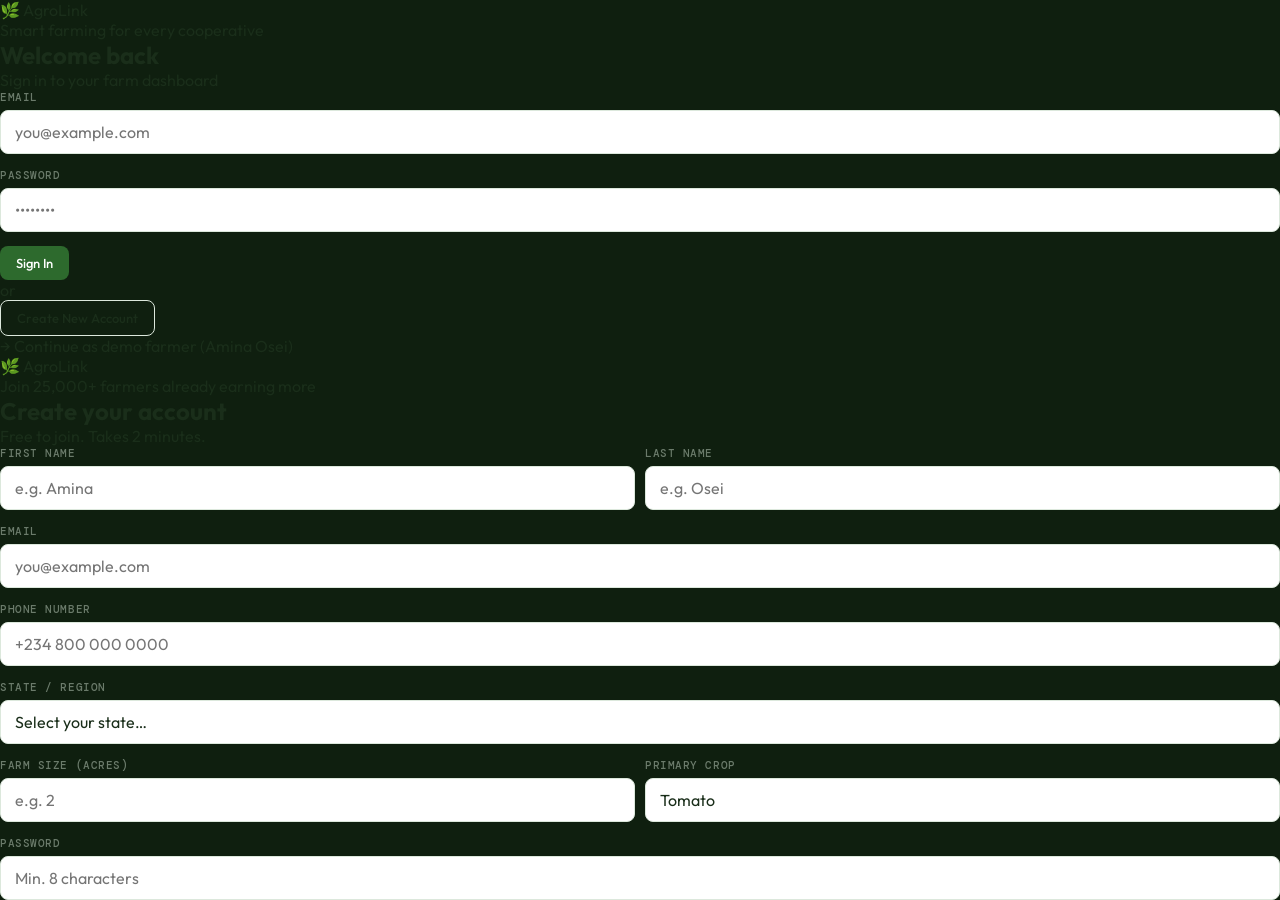
<file: index.html>
<!DOCTYPE html>
<html lang="en">
<head>
  <meta charset="UTF-8">
  <meta name="viewport" content="width=device-width, initial-scale=1.0">
  <title>AgroLink — Farmer Dashboard</title>
  <link rel="manifest" href="manifest.json">
  <meta name="theme-color" content="#0F1F0F">
  <meta name="mobile-web-app-capable" content="yes">
  <meta name="apple-mobile-web-app-capable" content="yes">
  <meta name="apple-mobile-web-app-status-bar-style" content="black-translucent">
  <meta name="apple-mobile-web-app-title" content="AgroLink">
  <meta name="description" content="Smart cooperative farmer dashboard — real-time market prices, weather, and harvest pooling.">
  <link rel="apple-touch-icon" href="icons/icon-192.png">
  <link rel="icon" type="image/png" sizes="96x96" href="icons/icon-96.png">
  <link href="https://fonts.googleapis.com/css2?family=Fraunces:ital,opsz,wght@0,9..144,300;0,9..144,600;0,9..144,700;1,9..144,400&family=DM+Mono:wght@300;400;500&family=Outfit:wght@300;400;500;600&display=swap" rel="stylesheet">
  <link rel="stylesheet" href="styles.css">
</head>
<body>




<!-- ══════════════════════════════════════════════
     AUTH SCREEN
════════════════════════════════════════════════ -->
<div id="auth-screen" style="display:flex;position:fixed;inset:0;z-index:1000;background:var(--soil);flex-direction:column;overflow-y:auto;">

  <!-- LOGIN -->
  <div id="auth-login" class="auth-view active">
    <div class="auth-brand">
      <div class="auth-logo">🌿 AgroLink</div>
      <div class="auth-tagline">Smart farming for every cooperative</div>
    </div>
    <div class="auth-card">
      <h2>Welcome back</h2>
      <p>Sign in to your farm dashboard</p>
      <div id="auth-error" class="auth-error" style="display:none"></div>
      <div class="form-group">
        <label class="form-label">Email</label>
        <input class="form-input" id="login-email" type="email" placeholder="you@example.com" autocomplete="email">
      </div>
      <div class="form-group">
        <label class="form-label">Password</label>
        <input class="form-input" id="login-pass" type="password" placeholder="••••••••" autocomplete="current-password"
          onkeydown="if(event.key==='Enter') doLogin()">
      </div>
      <button class="btn btn-primary auth-btn" id="login-btn" onclick="doLogin()">Sign In</button>
      <div class="auth-divider"><span>or</span></div>
      <button class="btn btn-outline auth-btn" onclick="switchAuth('signup')">Create New Account</button>
      <div class="auth-demo" onclick="doDemo()">→ Continue as demo farmer (Amina Osei)</div>
    </div>
  </div>

  <!-- SIGN UP -->
  <div id="auth-signup" class="auth-view">
    <div class="auth-brand">
      <div class="auth-logo">🌿 AgroLink</div>
      <div class="auth-tagline">Join 25,000+ farmers already earning more</div>
    </div>
    <div class="auth-card">
      <h2>Create your account</h2>
      <p>Free to join. Takes 2 minutes.</p>
      <div id="signup-error" class="auth-error" style="display:none"></div>
      <div class="form-row">
        <div class="form-group">
          <label class="form-label">First Name</label>
          <input class="form-input" id="su-first" placeholder="e.g. Amina" autocomplete="given-name">
        </div>
        <div class="form-group">
          <label class="form-label">Last Name</label>
          <input class="form-input" id="su-last" placeholder="e.g. Osei" autocomplete="family-name">
        </div>
      </div>
      <div class="form-group">
        <label class="form-label">Email</label>
        <input class="form-input" id="su-email" type="email" placeholder="you@example.com" autocomplete="email">
      </div>
      <div class="form-group">
        <label class="form-label">Phone Number</label>
        <input class="form-input" id="su-phone" type="tel" placeholder="+234 800 000 0000" autocomplete="tel">
      </div>
      <div class="form-group">
        <label class="form-label">State / Region</label>
        <select class="form-input" id="su-state">
          <option value="">Select your state…</option>
          <option>Kano State</option><option>Lagos State</option><option>Kaduna State</option>
          <option>Katsina State</option><option>Oyo State</option><option>Rivers State</option>
          <option>Borno State</option><option>Delta State</option><option>Anambra State</option>
          <option>Enugu State</option><option>Imo State</option><option>Other</option>
        </select>
      </div>
      <div class="form-row">
        <div class="form-group">
          <label class="form-label">Farm Size (acres)</label>
          <input class="form-input" id="su-acres" type="number" placeholder="e.g. 2" min="0.1">
        </div>
        <div class="form-group">
          <label class="form-label">Primary Crop</label>
          <select class="form-input" id="su-crop">
            <option>Tomato</option><option>Maize</option><option>Onion</option>
            <option>Groundnut</option><option>Sorghum</option><option>Yam</option>
          </select>
        </div>
      </div>
      <div class="form-group">
        <label class="form-label">Password</label>
        <input class="form-input" id="su-pass" type="password" placeholder="Min. 8 characters" autocomplete="new-password">
      </div>
      <div class="auth-terms">By signing up you agree to AgroLink's <u>Terms</u> and <u>Privacy Policy</u>.</div>
      <button class="btn btn-primary auth-btn" id="signup-btn" onclick="doSignup()">Create Account</button>
      <div class="auth-divider"><span>or</span></div>
      <button class="btn btn-outline auth-btn" onclick="switchAuth('login')">← Back to Sign In</button>
    </div>
  </div>
</div><!-- /auth-screen -->

<div id="app-shell" style="display:none">

<!-- SIDEBAR -->
<aside class="sidebar">
  <div class="logo">
    <div class="logo-mark">🌿 AgroLink</div>
    <div class="logo-sub">Farmer Dashboard</div>
  </div>
  <div class="farmer-card">
    <div class="farmer-avatar">👩‍🌾</div>
    <div class="farmer-name" id="sidebar-name">Amina Osei</div>
    <div class="farmer-meta" id="sidebar-meta">Kano State · 2 Acres</div>
    <div class="farmer-badge">✓ Verified Member</div>
  </div>
  <nav>
    <div class="nav-section">Overview</div>
    <div class="nav-item active" onclick="showPage('overview')"><span class="nav-icon">📊</span> Dashboard</div>
    <div class="nav-item" onclick="showPage('prices')"><span class="nav-icon">💰</span> Market Prices</div>
    <div class="nav-item" onclick="showPage('weather')"><span class="nav-icon">🌤</span> Weather & Advisory</div>
    <div class="nav-section">Cooperative</div>
    <div class="nav-item" onclick="showPage('cooperative')"><span class="nav-icon">🤝</span> My Cooperative</div>
    <div class="nav-item" onclick="showPage('pools')"><span class="nav-icon">🌾</span> Harvest Pools</div>
    <div class="nav-item" onclick="showPage('transactions')"><span class="nav-icon">📋</span> Transactions</div>
    <div class="nav-section">Tools</div>
    <div class="nav-item" onclick="showPage('advisor')"><span class="nav-icon">🤖</span> AI Price Advisor</div>
    <div class="nav-item" onclick="showPage('ussd')"><span class="nav-icon">📱</span> USSD Simulator</div>
    <div class="nav-item" onclick="showPage('marketplace')"><span class="nav-icon">🏪</span> Buyer Marketplace</div>
    <div class="nav-section">Account</div>
    <div class="nav-item" onclick="showPage('settings')"><span class="nav-icon">⚙️</span> Settings</div>
    <div class="nav-item" onclick="doLogout()" style="margin-top:auto"><span class="nav-icon">🚪</span> Sign Out</div>
  </nav>
  <div class="sidebar-footer">v2.0.0 · Offline Ready</div>
</aside>

<main class="main">

  <!-- TOPBAR -->
  <div class="topbar">
    <div class="topbar-menu-btn" onclick="openDrawer()">☰</div>
    <div class="topbar-title" id="page-title">Dashboard Overview</div>
    <div class="topbar-right">
      <div class="weather-pill">🌤 <span class="temp">28°C</span> <span class="loc">Kano, NG</span></div>
      <div class="date-chip" id="current-date"></div>
      <div class="notif-btn" onclick="showToast('📬 3 new price alerts received')">🔔<div class="notif-dot"></div></div>
    </div>
  </div>

  <!-- ══ PAGE: OVERVIEW ══ -->
  <div class="page active" id="page-overview">
    <div class="page-header">
      <h2 id="greeting">Good morning, Amina 👋</h2>
      <p>Here's what's happening on your farm and cooperative today.</p>
    </div>
    <div class="stats-row">
      <div class="stat-card green"><div class="stat-label">Season Revenue</div><div class="stat-value">₦184,500</div><div class="stat-change up">↑ 23% vs last season</div></div>
      <div class="stat-card gold"><div class="stat-label">Pending Payments</div><div class="stat-value">₦32,000</div><div class="stat-change">2 in escrow</div></div>
      <div class="stat-card sky"><div class="stat-label">Harvest Pooled</div><div class="stat-value">4.2 <span class="stat-unit">t</span></div><div class="stat-change up">↑ Pool #3 active</div></div>
      <div class="stat-card rust"><div class="stat-label">Price Alert</div><div class="stat-value" style="font-size:18px;padding-top:4px">Tomato ↑12%</div><div class="stat-change up">Best time to sell</div></div>
    </div>
    <div class="wide-narrow">
      <div class="card">
        <div class="card-header"><span class="card-title">Today's Market Prices</span><span class="card-badge badge-green">Live · 6h ago</span></div>
        <div class="card-body" style="padding:0">
          <div class="table-scroll"><table class="price-table">
            <thead><tr><th>Crop</th><th>Price/kg</th><th>Trend</th><th>Market</th><th>Chg</th></tr></thead>
            <tbody>
              <tr><td><span class="crop-icon">🍅</span>Tomato</td><td><span class="price-val price-up">₦280</span></td><td><div class="trend-bar"><span style="height:30%"></span><span style="height:45%"></span><span style="height:50%"></span><span style="height:70%"></span><span style="height:85%" class="peak"></span><span style="height:100%" class="peak"></span></div></td><td><span class="city-pill">Kano</span></td><td style="color:var(--leaf);font-weight:600">+12%</td></tr>
              <tr><td><span class="crop-icon">🌽</span>Maize</td><td><span class="price-val price-flat">₦195</span></td><td><div class="trend-bar"><span style="height:68%"></span><span style="height:70%"></span><span style="height:69%" class="peak"></span><span style="height:68%"></span><span style="height:70%"></span><span style="height:70%"></span></div></td><td><span class="city-pill">Lagos</span></td><td style="color:var(--gray)">+0.5%</td></tr>
              <tr><td><span class="crop-icon">🥜</span>Groundnut</td><td><span class="price-val price-down">₦420</span></td><td><div class="trend-bar"><span style="height:90%"></span><span style="height:80%"></span><span style="height:70%"></span><span style="height:62%"></span><span style="height:55%"></span><span style="height:50%"></span></div></td><td><span class="city-pill">Abuja</span></td><td style="color:var(--rust);font-weight:600">−8%</td></tr>
              <tr><td><span class="crop-icon">🧅</span>Onion</td><td><span class="price-val price-up">₦310</span></td><td><div class="trend-bar"><span style="height:40%"></span><span style="height:55%"></span><span style="height:65%"></span><span style="height:75%"></span><span style="height:85%" class="peak"></span><span style="height:90%" class="peak"></span></div></td><td><span class="city-pill">Kano</span></td><td style="color:var(--leaf);font-weight:600">+6%</td></tr>
              <tr><td><span class="crop-icon">🌾</span>Sorghum</td><td><span class="price-val price-flat">₦160</span></td><td><div class="trend-bar"><span style="height:55%"></span><span style="height:57%"></span><span style="height:55%"></span><span style="height:58%"></span><span style="height:55%" class="peak"></span><span style="height:56%"></span></div></td><td><span class="city-pill">Ibadan</span></td><td style="color:var(--gray)">−1%</td></tr>
            </tbody>
          </table></div>
        </div>
      </div>
      <div style="display:flex;flex-direction:column;gap:12px;">
        <div class="weather-widget">
          <div class="weather-location">📍 Kano State, Nigeria</div>
          <div class="weather-main"><div class="weather-icon">⛅</div><div><div class="weather-temp">28°</div><div class="weather-desc">Partly Cloudy</div></div></div>
          <div class="weather-forecast">
            <div class="forecast-day"><div class="day">MON</div><div class="icon">🌤</div><div class="temp">29°</div></div>
            <div class="forecast-day"><div class="day">TUE</div><div class="icon">🌧</div><div class="temp">24°</div></div>
            <div class="forecast-day"><div class="day">WED</div><div class="icon">⛈</div><div class="temp">22°</div></div>
          </div>
          <div class="rain-alert">⚠️ Heavy rain Tue — harvest tomatoes before then.</div>
        </div>
        <div class="card">
          <div class="card-header"><span class="card-title">Crop Advisory</span><span class="card-badge badge-green">2 Tips</span></div>
          <div class="card-body">
            <div class="advisory-card"><div class="advisory-tag">🌱 Rotation</div><div class="advisory-text">After tomato harvest, plant cowpea to restore nitrogen.</div></div>
            <div class="advisory-card warn"><div class="advisory-tag">⚠️ Pest Alert</div><div class="advisory-text">Fall armyworm detected in Kano. Inspect maize immediately.</div></div>
          </div>
        </div>
        <div class="card" style="cursor:pointer" onclick="showPage('advisor')">
          <div class="card-body" style="background:linear-gradient(135deg,#0F1F0F,#1A3A1A);border-radius:12px;text-align:center;padding:20px;">
            <div style="font-size:32px;margin-bottom:8px">🤖</div>
            <div style="font-size:14px;font-weight:600;color:#7BC67B;margin-bottom:4px">AI Price Advisor</div>
            <div style="font-size:12px;color:rgba(255,255,255,0.5)">Ask anything about your crops & prices</div>
          </div>
        </div>
      </div>
    </div>
    <div class="card">
      <div class="card-header"><span class="card-title">Recent Transactions</span><button class="btn btn-outline" style="font-size:12px;padding:5px 12px" onclick="showPage('transactions')">View All</button></div>
      <div class="card-body">
        <div class="txn-item"><div class="txn-icon sell">🍅</div><div class="txn-info"><div class="txn-name">Tomato Sale — Pool #2 · Lagos Buyer</div><div class="txn-date">14 MAR 2026 · TXN-0041</div></div><div class="txn-right"><div class="txn-amount credit">+₦52,000</div><div class="txn-chain">⛓ Verified</div></div></div>
        <div class="txn-item"><div class="txn-icon pending">🕐</div><div class="txn-info"><div class="txn-name">Onion Sale — Pool #3 · Abuja Market</div><div class="txn-date">12 MAR 2026 · TXN-0040</div></div><div class="txn-right"><div class="txn-amount pend">₦32,000</div><div class="txn-chain">⏳ Escrow</div></div></div>
        <div class="txn-item"><div class="txn-icon sell">🌽</div><div class="txn-info"><div class="txn-name">Maize Sale — Direct · Kaduna Buyer</div><div class="txn-date">5 MAR 2026 · TXN-0039</div></div><div class="txn-right"><div class="txn-amount credit">+₦28,400</div><div class="txn-chain">⛓ Verified</div></div></div>
      </div>
    </div>
  </div><!-- /overview -->

  <!-- ══ PAGE: MARKET PRICES ══ -->
  <div class="page" id="page-prices">
    <div class="page-header"><h2>Market Prices</h2><p>Real-time commodity prices across major Nigerian markets.</p></div>
    <div class="stats-row">
      <div class="stat-card green"><div class="stat-label">Highest Today</div><div class="stat-value" style="font-size:20px">Onion ₦310</div><div class="stat-change up">↑ 6%</div></div>
      <div class="stat-card rust"><div class="stat-label">Biggest Drop</div><div class="stat-value" style="font-size:20px">Groundnut</div><div class="stat-change down">↓ 8%</div></div>
      <div class="stat-card gold"><div class="stat-label">Best Sell Now</div><div class="stat-value" style="font-size:20px">Tomato</div><div class="stat-change up">↑ 12%</div></div>
      <div class="stat-card sky"><div class="stat-label">Markets Tracked</div><div class="stat-value">12</div><div class="stat-change">Kano · Lagos + 10</div></div>
    </div>
    <div class="card">
      <div class="card-header"><span class="card-title">All Crop Prices — Kano Region</span><div style="display:flex;gap:8px"><button class="btn btn-outline" style="font-size:12px;padding:5px 12px" onclick="showToast('📥 CSV exported')">Export</button><button class="btn btn-primary" style="font-size:12px;padding:5px 12px" onclick="showToast('🔔 Alert set for Tomato at ₦300')">Set Alert</button></div></div>
      <div class="card-body" style="padding:0"><div class="table-scroll"><table class="price-table">
        <thead><tr><th>Crop</th><th>Today</th><th>Yesterday</th><th>Last Week</th><th>Trend</th><th>Action</th></tr></thead>
        <tbody>
          <tr><td><span class="crop-icon">🍅</span><strong>Tomato</strong></td><td><span class="price-val price-up">₦280/kg</span></td><td style="color:var(--gray)">₦250</td><td style="color:var(--gray)">₦240</td><td><div class="trend-bar"><span style="height:40%"></span><span style="height:55%"></span><span style="height:70%"></span><span style="height:85%" class="peak"></span><span style="height:100%" class="peak"></span></div></td><td><span class="card-badge badge-green">Sell Now</span></td></tr>
          <tr><td><span class="crop-icon">🌽</span><strong>Maize</strong></td><td><span class="price-val">₦195/kg</span></td><td style="color:var(--gray)">₦194</td><td style="color:var(--gray)">₦190</td><td><div class="trend-bar"><span style="height:68%"></span><span style="height:70%" class="peak"></span><span style="height:69%"></span><span style="height:70%"></span><span style="height:70%"></span></div></td><td><span class="card-badge badge-sky">Hold</span></td></tr>
          <tr><td><span class="crop-icon">🥜</span><strong>Groundnut</strong></td><td><span class="price-val price-down">₦420/kg</span></td><td style="color:var(--gray)">₦456</td><td style="color:var(--gray)">₦490</td><td><div class="trend-bar"><span style="height:100%" class="peak"></span><span style="height:85%"></span><span style="height:72%"></span><span style="height:60%"></span><span style="height:50%"></span></div></td><td><span class="card-badge badge-rust">Wait</span></td></tr>
          <tr><td><span class="crop-icon">🧅</span><strong>Onion</strong></td><td><span class="price-val price-up">₦310/kg</span></td><td style="color:var(--gray)">₦292</td><td style="color:var(--gray)">₦270</td><td><div class="trend-bar"><span style="height:40%"></span><span style="height:55%"></span><span style="height:70%"></span><span style="height:85%" class="peak"></span><span style="height:90%" class="peak"></span></div></td><td><span class="card-badge badge-green">Sell Now</span></td></tr>
          <tr><td><span class="crop-icon">🌾</span><strong>Sorghum</strong></td><td><span class="price-val">₦160/kg</span></td><td style="color:var(--gray)">₦161</td><td style="color:var(--gray)">₦158</td><td><div class="trend-bar"><span style="height:55%"></span><span style="height:58%" class="peak"></span><span style="height:55%"></span><span style="height:57%"></span><span style="height:56%"></span></div></td><td><span class="card-badge badge-sky">Hold</span></td></tr>
          <tr><td><span class="crop-icon">🍠</span><strong>Yam</strong></td><td><span class="price-val price-up">₦380/kg</span></td><td style="color:var(--gray)">₦360</td><td style="color:var(--gray)">₦340</td><td><div class="trend-bar"><span style="height:45%"></span><span style="height:58%"></span><span style="height:70%"></span><span style="height:82%" class="peak"></span><span style="height:90%" class="peak"></span></div></td><td><span class="card-badge badge-green">Sell Now</span></td></tr>
        </tbody>
      </table></div></div>
    </div>
  </div><!-- /prices -->

  <!-- ══ PAGE: WEATHER ══ -->
  <div class="page" id="page-weather">
    <div class="page-header"><h2>Weather & Advisory</h2><p>5-day forecast and agronomist tips for your crops.</p></div>
    <div class="two-col">
      <div class="weather-widget" style="border-radius:12px;margin-bottom:0">
        <div class="weather-location">📍 Kano State, Nigeria</div>
        <div class="weather-main"><div class="weather-icon">⛅</div><div><div class="weather-temp">28°C</div><div class="weather-desc">Partly Cloudy · Humidity 62%</div></div></div>
        <div class="weather-forecast" style="grid-template-columns:repeat(5,1fr)">
          <div class="forecast-day"><div class="day">SAT</div><div class="icon">🌤</div><div class="temp">28°</div></div>
          <div class="forecast-day"><div class="day">SUN</div><div class="icon">🌤</div><div class="temp">29°</div></div>
          <div class="forecast-day"><div class="day">MON</div><div class="icon">🌥</div><div class="temp">27°</div></div>
          <div class="forecast-day"><div class="day">TUE</div><div class="icon">🌧</div><div class="temp">24°</div></div>
          <div class="forecast-day"><div class="day">WED</div><div class="icon">⛈</div><div class="temp">22°</div></div>
        </div>
        <div class="rain-alert" style="margin-top:14px">⚠️ Heavy rain Tue–Wed. Total: 38mm. Harvest tomatoes now.</div>
      </div>
      <div class="card" style="margin-bottom:0">
        <div class="card-header"><span class="card-title">Farm Action Plan</span><span class="card-badge badge-gold">Urgent</span></div>
        <div class="card-body">
          <div class="advisory-card warn"><div class="advisory-tag">🚨 Before Tuesday</div><div class="advisory-text">Harvest all ripe tomatoes. Rain will cause splitting. Estimated loss: <strong>₦18,000</strong> if delayed.</div></div>
          <div class="advisory-card"><div class="advisory-tag">💧 Irrigation</div><div class="advisory-text">Skip irrigation Sat–Wed. Rain provides sufficient moisture.</div></div>
          <div class="advisory-card info"><div class="advisory-tag">🌱 Planting Window</div><div class="advisory-text">Good window opens Thursday. Ideal for cowpea transplant.</div></div>
        </div>
      </div>
    </div>
    <div class="card" style="margin-top:14px">
      <div class="card-header"><span class="card-title">Seasonal Crop Advisory</span><span class="card-badge badge-green">Agronomist Network</span></div>
      <div class="card-body"><div class="three-col" style="margin-bottom:0">
        <div><div class="advisory-card"><div class="advisory-tag">🍅 Tomato</div><div class="advisory-text">Blossom end rot visible. Apply calcium foliar spray.</div></div></div>
        <div><div class="advisory-card warn"><div class="advisory-tag">🌽 Maize Pest</div><div class="advisory-text">Fall armyworm 30km north. Scout early morning.</div></div></div>
        <div><div class="advisory-card info"><div class="advisory-tag">🌱 Rotation</div><div class="advisory-text">Plant legumes after tomato season to restore nitrogen.</div></div></div>
      </div></div>
    </div>
  </div><!-- /weather -->

  <!-- ══ PAGE: COOPERATIVE ══ -->
  <div class="page" id="page-cooperative">
    <div class="page-header"><h2>Kano Smallholders Cooperative</h2><p>58 active members · Est. 2019 · Kano State</p></div>
    <div class="stats-row">
      <div class="stat-card green"><div class="stat-label">Members</div><div class="stat-value">58</div><div class="stat-change up">↑ 6 this season</div></div>
      <div class="stat-card gold"><div class="stat-label">Pooled</div><div class="stat-value">142 <span class="stat-unit">t</span></div><div class="stat-change up">↑ 31%</div></div>
      <div class="stat-card sky"><div class="stat-label">Coop Revenue</div><div class="stat-value">₦8.4M</div><div class="stat-change up">Season total</div></div>
      <div class="stat-card green"><div class="stat-label">Your Share</div><div class="stat-value">₦184K</div><div class="stat-change">2.2% of pool</div></div>
    </div>
    <div class="card">
      <div class="card-header"><span class="card-title">Member Contributions</span><button class="btn btn-primary" onclick="showToast('📋 Report downloaded')">Download</button></div>
      <div class="card-body">
        <div class="member-grid">
          <div class="member-card"><div class="member-avatar">👩‍🌾</div><div class="member-name">Amina Osei</div><div class="member-crop">Tomato · Onion</div><div class="member-contribution">4.2t <span>You</span></div></div>
          <div class="member-card"><div class="member-avatar">👨‍🌾</div><div class="member-name">Ibrahim Musa</div><div class="member-crop">Maize · Sorghum</div><div class="member-contribution">6.8t</div></div>
          <div class="member-card"><div class="member-avatar">👩‍🌾</div><div class="member-name">Fatima Bello</div><div class="member-crop">Groundnut</div><div class="member-contribution">3.1t</div></div>
          <div class="member-card"><div class="member-avatar">👨‍🌾</div><div class="member-name">Chukwu Eze</div><div class="member-crop">Yam · Cassava</div><div class="member-contribution">9.4t</div></div>
          <div class="member-card"><div class="member-avatar">👩‍🌾</div><div class="member-name">Aisha Garba</div><div class="member-crop">Onion</div><div class="member-contribution">2.7t</div></div>
          <div class="member-card"><div class="member-avatar">👨‍🌾</div><div class="member-name">Umar Sani</div><div class="member-crop">Tomato</div><div class="member-contribution">3.9t</div></div>
          <div class="member-card"><div class="member-avatar">👩‍🌾</div><div class="member-name">Ngozi Okafor</div><div class="member-crop">Maize</div><div class="member-contribution">5.2t</div></div>
          <div class="member-card" style="background:var(--chalk);border-style:dashed;display:flex;align-items:center;justify-content:center;cursor:pointer;min-height:100px" onclick="showToast('📨 Invite link copied!')"><div style="text-align:center;color:var(--gray)"><div style="font-size:24px;margin-bottom:4px">+</div><div style="font-size:12px">Invite</div></div></div>
        </div>
      </div>
    </div>
  </div><!-- /cooperative -->

  <!-- ══ PAGE: HARVEST POOLS ══ -->
  <div class="page" id="page-pools">
    <div class="page-header"><h2>Harvest Pools</h2><p>Pool your harvest to sell collectively and get better prices.</p></div>
    <div style="display:flex;justify-content:flex-end;margin-bottom:14px"><button class="btn btn-primary" onclick="openModal()">+ Create Pool</button></div>
    <div class="pool-card"><div class="pool-top"><div><div class="pool-name">🍅 Tomato Pool #3 — March 2026</div><div class="pool-meta">22 members · Target: 30t · Closes Mar 18</div></div><span class="pool-status status-open">Open</span></div><div class="pool-progress"><div class="pool-bar" style="width:72%"></div></div><div class="pool-stats"><span><strong>21.6t</strong> pooled</span><span><strong>72%</strong> of target</span><span>8.4t remaining</span><span>Floor: <strong>₦260/kg</strong></span></div></div>
    <div class="pool-card"><div class="pool-top"><div><div class="pool-name">🧅 Onion Pool #2 — March 2026</div><div class="pool-meta">18 members · Target: 20t · Closes Mar 20</div></div><span class="pool-status status-pending">Awaiting Buyer</span></div><div class="pool-progress"><div class="pool-bar" style="width:100%"></div></div><div class="pool-stats"><span><strong>20t</strong> pooled ✓</span><span><strong>100%</strong></span><span>3 offers received</span><span>Best: <strong>₦305/kg</strong></span></div></div>
    <div class="pool-card"><div class="pool-top"><div><div class="pool-name">🌽 Maize Pool #1 — Feb 2026</div><div class="pool-meta">31 members · 45t sold · Completed Feb 28</div></div><span class="pool-status status-closed">Closed</span></div><div class="pool-progress"><div class="pool-bar" style="width:100%;background:var(--lgray)"></div></div><div class="pool-stats"><span><strong>45t</strong> sold</span><span>₦200/kg</span><span>Total: <strong>₦9M</strong></span><span>⛓ All paid</span></div></div>
  </div><!-- /pools -->

  <!-- ══ PAGE: TRANSACTIONS ══ -->
  <div class="page" id="page-transactions">
    <div class="page-header"><h2>Transaction History</h2><p>Blockchain-verified record of all your sales and payments.</p></div>
    <div class="card">
      <div class="card-header"><span class="card-title">All Transactions</span><span class="card-badge badge-green">⛓ Blockchain Verified</span></div>
      <div class="card-body">
        <div class="txn-item"><div class="txn-icon sell">🍅</div><div class="txn-info"><div class="txn-name">Tomato Sale — Pool #2 · Alhaji Traders, Lagos</div><div class="txn-date">14 MAR 2026 · TXN-AGL-0041 · Block #9,204,112</div></div><div class="txn-right"><div class="txn-amount credit">+₦52,000</div><div class="txn-chain">⛓ Confirmed</div></div></div>
        <div class="txn-item"><div class="txn-icon pending">🧅</div><div class="txn-info"><div class="txn-name">Onion Sale — Pool #3 · Abuja Central Market</div><div class="txn-date">12 MAR 2026 · TXN-AGL-0040</div></div><div class="txn-right"><div class="txn-amount pend">₦32,000</div><div class="txn-chain">⏳ In Escrow</div></div></div>
        <div class="txn-item"><div class="txn-icon sell">🌽</div><div class="txn-info"><div class="txn-name">Maize Sale — Direct · Kaduna Agro Ltd</div><div class="txn-date">5 MAR 2026 · TXN-AGL-0039 · Block #9,191,440</div></div><div class="txn-right"><div class="txn-amount credit">+₦28,400</div><div class="txn-chain">⛓ Confirmed</div></div></div>
        <div class="txn-item"><div class="txn-icon sell">🥜</div><div class="txn-info"><div class="txn-name">Groundnut Sale — Pool #1 · Kano Millers</div><div class="txn-date">24 FEB 2026 · TXN-AGL-0038 · Block #9,178,003</div></div><div class="txn-right"><div class="txn-amount credit">+₦71,400</div><div class="txn-chain">⛓ Confirmed</div></div></div>
        <div class="txn-item"><div class="txn-icon sell">🌾</div><div class="txn-info"><div class="txn-name">Sorghum Sale — Cooperative Pool · Dangote Foods</div><div class="txn-date">15 FEB 2026 · TXN-AGL-0037 · Block #9,162,884</div></div><div class="txn-right"><div class="txn-amount credit">+₦18,600</div><div class="txn-chain">⛓ Confirmed</div></div></div>
      </div>
    </div>
  </div><!-- /transactions -->

  <!-- ══ PAGE: AI PRICE ADVISOR ══ -->
  <div class="page" id="page-advisor">
    <div class="page-header"><h2>AI Price Advisor 🤖</h2><p>Ask anything about crop prices, when to sell, or market trends.</p></div>
    <div class="advisor-wrap">
      <div class="advisor-chat" id="advisor-chat">
        <div class="advisor-msg bot">
          <div class="advisor-bubble">Hi Amina! 👋 I'm your AI Price Advisor. I can help you with:<br><br>• When to sell your crops<br>• Price trends and forecasts<br>• Cooperative pool strategy<br>• Post-harvest tips<br><br>What would you like to know today?</div>
        </div>
        <div class="advisor-suggestions" id="advisor-suggestions">
          <button onclick="askAdvisor('Should I sell my tomatoes today or wait?')">Should I sell tomatoes today?</button>
          <button onclick="askAdvisor('What is the price forecast for maize next week?')">Maize forecast next week?</button>
          <button onclick="askAdvisor('How do I get the best price for my groundnut harvest?')">Best price for groundnuts?</button>
          <button onclick="askAdvisor('Is now a good time to join a harvest pool for onions?')">Join an onion pool now?</button>
        </div>
      </div>
      <div class="advisor-input-row">
        <input class="form-input" id="advisor-input" placeholder="Ask about prices, timing, crops…" onkeydown="if(event.key==='Enter')sendAdvisor()">
        <button class="btn btn-primary" id="advisor-send" onclick="sendAdvisor()">Send</button>
      </div>
    </div>
  </div><!-- /advisor -->

  <!-- ══ PAGE: USSD SIMULATOR ══ -->
  <div class="page" id="page-ussd">
    <div class="page-header"><h2>USSD Simulator 📱</h2><p>See how AgroLink works on any basic phone — no internet needed.</p></div>
    <div class="ussd-wrap">
      <div class="ussd-phone">
        <div class="ussd-phone-top"><div class="ussd-speaker"></div></div>
        <div class="ussd-screen" id="ussd-screen">
          <div class="ussd-carrier">MTN NG · 4G</div>
          <div class="ussd-content" id="ussd-content">Dial <strong>*347*55#</strong> to start AgroLink USSD service</div>
          <div class="ussd-input-row">
            <input class="ussd-input" id="ussd-input" type="tel" placeholder="Enter reply…" onkeydown="if(event.key==='Enter')ussdReply()">
          </div>
          <div style="display:flex;gap:6px;margin-top:8px">
            <button class="ussd-btn" onclick="ussdDial()">Dial *347*55#</button>
            <button class="ussd-btn ussd-btn-send" onclick="ussdReply()">Send</button>
          </div>
        </div>
        <div class="ussd-home-btn"></div>
      </div>
      <div class="ussd-info">
        <div class="card" style="margin-bottom:14px">
          <div class="card-header"><span class="card-title">How USSD Works</span></div>
          <div class="card-body">
            <div class="advisory-card info"><div class="advisory-tag">📡 Any Phone</div><div class="advisory-text">Works on the most basic feature phones — no smartphone or internet required. Just GSM network.</div></div>
            <div class="advisory-card"><div class="advisory-tag">⚡ Fast</div><div class="advisory-text">Responses in under 3 seconds. Every farmer can check prices before selling.</div></div>
            <div class="advisory-card warn"><div class="advisory-tag">🌍 Offline</div><div class="advisory-text">The USSD gateway runs on telecom infrastructure — even when data is unavailable.</div></div>
          </div>
        </div>
        <div class="card">
          <div class="card-header"><span class="card-title">USSD Flow Map</span></div>
          <div class="card-body">
            <div style="font-family:'DM Mono',monospace;font-size:11px;color:var(--gray);line-height:2">
              *347*55# → Main Menu<br>
              1 → Market Prices<br>
              &nbsp;&nbsp;1 → Tomato · 2 → Maize…<br>
              2 → Weather Forecast<br>
              3 → Join Harvest Pool<br>
              4 → Check Payment<br>
              5 → Crop Advisory<br>
              0 → Back / Exit
            </div>
          </div>
        </div>
      </div>
    </div>
  </div><!-- /ussd -->

  <!-- ══ PAGE: BUYER MARKETPLACE ══ -->
  <div class="page" id="page-marketplace">
    <div class="page-header"><h2>Buyer Marketplace 🏪</h2><p>Browse available cooperative pools and connect directly with verified farmers.</p></div>
    <div class="stats-row">
      <div class="stat-card green"><div class="stat-label">Active Pools</div><div class="stat-value">34</div><div class="stat-change">Across 8 states</div></div>
      <div class="stat-card gold"><div class="stat-label">Total Available</div><div class="stat-value">820 <span class="stat-unit">t</span></div><div class="stat-change">Ready for offers</div></div>
      <div class="stat-card sky"><div class="stat-label">Verified Coops</div><div class="stat-value">148</div><div class="stat-change up">↑ 12 this month</div></div>
      <div class="stat-card green"><div class="stat-label">Avg Transaction</div><div class="stat-value">₦2.4M</div><div class="stat-change">Per pool deal</div></div>
    </div>

    <!-- Filters -->
    <div class="mkt-filters">
      <select class="form-input mkt-filter" id="mkt-crop" onchange="filterMarket()">
        <option value="">All Crops</option>
        <option>Tomato</option><option>Maize</option><option>Onion</option>
        <option>Groundnut</option><option>Sorghum</option><option>Yam</option>
      </select>
      <select class="form-input mkt-filter" id="mkt-state" onchange="filterMarket()">
        <option value="">All States</option>
        <option>Kano</option><option>Lagos</option><option>Kaduna</option>
        <option>Abuja</option><option>Oyo</option><option>Rivers</option>
      </select>
      <select class="form-input mkt-filter" id="mkt-status" onchange="filterMarket()">
        <option value="">Any Status</option>
        <option>Open</option><option>Awaiting Buyer</option>
      </select>
      <button class="btn btn-outline" onclick="filterMarket(true)">Reset</button>
    </div>

    <div id="market-listings">
      <!-- Listing cards injected by JS -->
    </div>
  </div><!-- /marketplace -->

  <!-- ══ PAGE: SETTINGS ══ -->
  <div class="page" id="page-settings">
    <div class="page-header"><h2>Settings</h2><p>Manage your account, notifications, and preferences.</p></div>
    <div class="two-col">
      <div class="card">
        <div class="card-header"><span class="card-title">Notifications</span></div>
        <div class="card-body">
          <div class="setting-row"><div class="setting-info"><h4>Price Alerts</h4><p>Notify when prices change > 5%</p></div><div class="toggle on" onclick="this.classList.toggle('on')"></div></div>
          <div class="setting-row"><div class="setting-info"><h4>Weather Alerts</h4><p>Rain, drought, and frost warnings</p></div><div class="toggle on" onclick="this.classList.toggle('on')"></div></div>
          <div class="setting-row"><div class="setting-info"><h4>Pool Updates</h4><p>When pools reach milestones</p></div><div class="toggle on" onclick="this.classList.toggle('on')"></div></div>
          <div class="setting-row"><div class="setting-info"><h4>Payment Confirmation</h4><p>SMS on payment received</p></div><div class="toggle on" onclick="this.classList.toggle('on')"></div></div>
          <div class="setting-row"><div class="setting-info"><h4>Crop Advisory</h4><p>Weekly tips from agronomists</p></div><div class="toggle" onclick="this.classList.toggle('on')"></div></div>
        </div>
      </div>
      <div class="card">
        <div class="card-header"><span class="card-title">Account</span></div>
        <div class="card-body">
          <div class="form-group"><label class="form-label">Full Name</label><input class="form-input" id="set-name" value="Amina Osei"></div>
          <div class="form-group"><label class="form-label">Phone</label><input class="form-input" value="+234 803 456 7890"></div>
          <div class="form-group"><label class="form-label">Location</label><input class="form-input" value="Kano State, Nigeria"></div>
          <div class="form-group"><label class="form-label">Language</label><select class="form-input"><option>English</option><option>Hausa</option><option>Yoruba</option><option>Igbo</option></select></div>
          <button class="btn btn-primary" style="width:100%" onclick="saveSettings()">Save Changes</button>
          <button class="btn btn-outline" style="width:100%;margin-top:10px;color:var(--rust);border-color:var(--rust)" onclick="doLogout()">Sign Out</button>
        </div>
      </div>
    </div>
  </div><!-- /settings -->

</main>

<!-- BOTTOM NAV -->
<nav class="bottom-nav">
  <div class="bottom-nav-item active" id="bn-overview" onclick="showPage('overview')"><span class="bn-icon">📊</span><span class="bn-label">Home</span></div>
  <div class="bottom-nav-item" id="bn-prices" onclick="showPage('prices')"><span class="bn-icon">💰</span><span class="bn-label">Prices</span></div>
  <div class="bottom-nav-item" id="bn-advisor" onclick="showPage('advisor')"><span class="bn-icon">🤖</span><span class="bn-label">Advisor</span></div>
  <div class="bottom-nav-item" id="bn-marketplace" onclick="showPage('marketplace')"><span class="bn-icon">🏪</span><span class="bn-label">Market</span></div>
  <div class="bottom-nav-item" id="bn-settings" onclick="showPage('settings')"><span class="bn-icon">⚙️</span><span class="bn-label">Settings</span></div>
</nav>

<div class="sidebar-overlay" id="sidebar-overlay" onclick="closeDrawer()"></div>

</div><!-- /app-shell -->

<!-- MODAL: Create Pool -->
<div class="modal-overlay" id="pool-modal">
  <div class="modal">
    <div class="modal-title">🌾 Create Harvest Pool</div>
    <div class="form-group"><label class="form-label">Crop Type</label><select class="form-input"><option>🍅 Tomato</option><option>🌽 Maize</option><option>🧅 Onion</option><option>🥜 Groundnut</option><option>🌾 Sorghum</option><option>🍠 Yam</option></select></div>
    <div class="form-row">
      <div class="form-group"><label class="form-label">Target (tonnes)</label><input class="form-input" type="number" placeholder="e.g. 25"></div>
      <div class="form-group"><label class="form-label">Your Contribution</label><input class="form-input" type="number" placeholder="e.g. 2.5"></div>
    </div>
    <div class="form-row">
      <div class="form-group"><label class="form-label">Floor Price (₦/kg)</label><input class="form-input" type="number" placeholder="e.g. 260"></div>
      <div class="form-group"><label class="form-label">Closing Date</label><input class="form-input" type="date"></div>
    </div>
    <div class="form-group"><label class="form-label">Notes for Buyers</label><input class="form-input" placeholder="Grade A, sun-dried, ready for pickup…"></div>
    <div class="modal-actions"><button class="btn btn-outline" onclick="closeModal()">Cancel</button><button class="btn btn-primary" onclick="submitPool()">Create Pool</button></div>
  </div>
</div>

<!-- HIDDEN FILE INPUT for avatar upload -->
<input type="file" id="avatar-upload" accept="image/*" style="display:none">

<!-- TOAST -->
<div class="toast" id="toast"><span class="toast-icon" id="toast-icon">✅</span><span id="toast-msg">Done!</span></div>

<script src="app.js"></script>
</body>
</html>
</file>
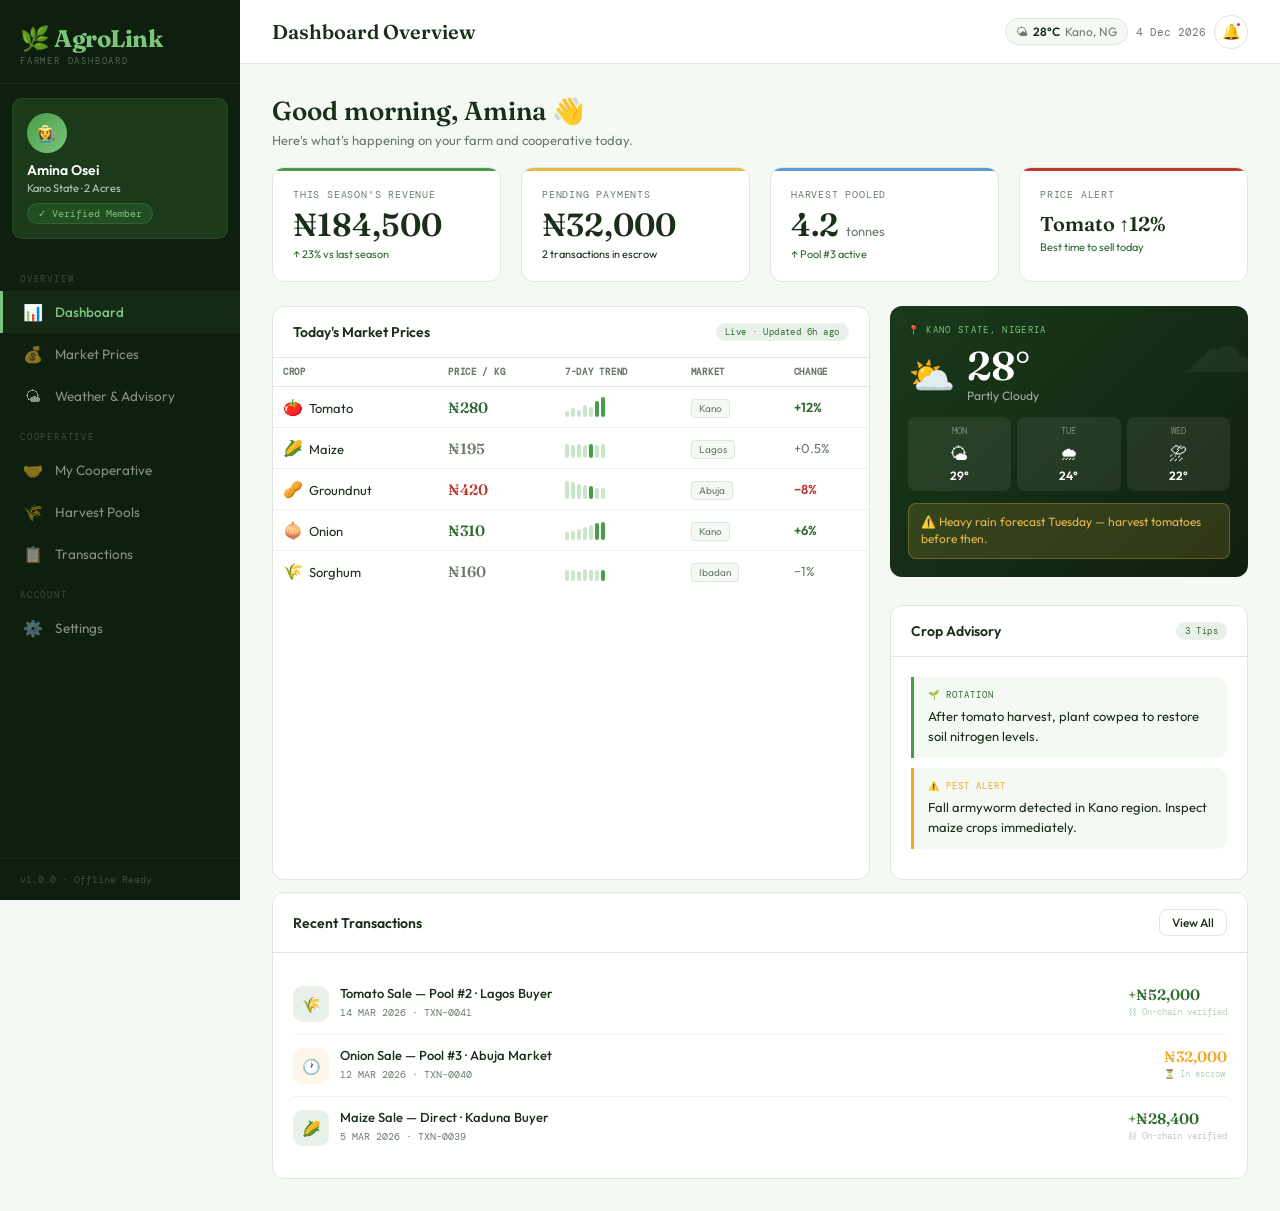
<file: index-1.html>
<!DOCTYPE html>
<html lang="en">
<head>
  <meta charset="UTF-8">
  <meta name="viewport" content="width=device-width, initial-scale=1.0">
  <title>AgroLink — Farmer Dashboard</title>

  <!-- PWA Core -->
  <link rel="manifest" href="manifest.json">
  <meta name="theme-color" content="#0F1F0F">
  <meta name="mobile-web-app-capable" content="yes">
  <meta name="apple-mobile-web-app-capable" content="yes">
  <meta name="apple-mobile-web-app-status-bar-style" content="black-translucent">
  <meta name="apple-mobile-web-app-title" content="AgroLink">
  <meta name="application-name" content="AgroLink">
  <meta name="description" content="Smart cooperative farmer dashboard — real-time market prices, weather, and harvest pooling.">

  <!-- Apple Touch Icons -->
  <link rel="apple-touch-icon" href="icons/icon-192.png">
  <link rel="apple-touch-icon" sizes="152x152" href="icons/icon-152.png">
  <link rel="apple-touch-icon" sizes="144x144" href="icons/icon-144.png">
  <link rel="apple-touch-icon" sizes="128x128" href="icons/icon-128.png">

  <!-- Favicon -->
  <link rel="icon" type="image/png" sizes="96x96" href="icons/icon-96.png">
  <link rel="icon" type="image/png" sizes="72x72" href="icons/icon-72.png">

  <!-- Fonts & Styles -->
  <link href="https://fonts.googleapis.com/css2?family=Fraunces:ital,opsz,wght@0,9..144,300;0,9..144,600;0,9..144,700;1,9..144,400&family=DM+Mono:wght@300;400;500&family=Outfit:wght@300;400;500;600&display=swap" rel="stylesheet">
  <link rel="stylesheet" href="styles.css">
</head>
<body>

<!-- ══════════════════════════════════════════════ -->
<!--  SIDEBAR                                       -->
<!-- ══════════════════════════════════════════════ -->
<aside class="sidebar">
  <div class="logo">
    <div class="logo-mark">🌿 AgroLink</div>
    <div class="logo-sub">Farmer Dashboard</div>
  </div>

  <div class="farmer-card">
    <div class="farmer-avatar">👩‍🌾</div>
    <div class="farmer-name">Amina Osei</div>
    <div class="farmer-meta">Kano State · 2 Acres</div>
    <div class="farmer-badge">✓ Verified Member</div>
  </div>

  <nav>
    <div class="nav-section">Overview</div>
    <div class="nav-item active" onclick="showPage('overview', this)">
      <span class="nav-icon">📊</span> Dashboard
    </div>
    <div class="nav-item" onclick="showPage('prices', this)">
      <span class="nav-icon">💰</span> Market Prices
    </div>
    <div class="nav-item" onclick="showPage('weather', this)">
      <span class="nav-icon">🌤</span> Weather & Advisory
    </div>

    <div class="nav-section">Cooperative</div>
    <div class="nav-item" onclick="showPage('cooperative', this)">
      <span class="nav-icon">🤝</span> My Cooperative
    </div>
    <div class="nav-item" onclick="showPage('pools', this)">
      <span class="nav-icon">🌾</span> Harvest Pools
    </div>
    <div class="nav-item" onclick="showPage('transactions', this)">
      <span class="nav-icon">📋</span> Transactions
    </div>

    <div class="nav-section">Account</div>
    <div class="nav-item" onclick="showPage('settings', this)">
      <span class="nav-icon">⚙️</span> Settings
    </div>
  </nav>

  <div class="sidebar-footer">v1.0.0 · Offline Ready</div>
</aside>


<!-- ══════════════════════════════════════════════ -->
<!--  MAIN                                          -->
<!-- ══════════════════════════════════════════════ -->
<main class="main">

  <!-- TOPBAR -->
  <div class="topbar">
    <div class="topbar-title" id="page-title">Dashboard Overview</div>
    <div class="topbar-right">
      <div class="weather-pill">
        🌤 <span class="temp">28°C</span> <span>Kano, NG</span>
      </div>
      <div class="date-chip" id="current-date"></div>
      <div class="notif-btn" onclick="showToast('📬 3 new price alerts received')">
        🔔 <div class="notif-dot"></div>
      </div>
    </div>
  </div>


  <!-- ══════════════════════════════════════════════ -->
  <!--  PAGE: OVERVIEW                                -->
  <!-- ══════════════════════════════════════════════ -->
  <div class="page active" id="page-overview">
    <div class="page-header">
      <h2>Good morning, Amina 👋</h2>
      <p>Here's what's happening on your farm and cooperative today.</p>
    </div>

    <!-- Stat Cards -->
    <div class="stats-row">
      <div class="stat-card green">
        <div class="stat-label">This Season's Revenue</div>
        <div class="stat-value">₦184,500</div>
        <div class="stat-change up">↑ 23% vs last season</div>
      </div>
      <div class="stat-card gold">
        <div class="stat-label">Pending Payments</div>
        <div class="stat-value">₦32,000</div>
        <div class="stat-change">2 transactions in escrow</div>
      </div>
      <div class="stat-card sky">
        <div class="stat-label">Harvest Pooled</div>
        <div class="stat-value">4.2 <span class="stat-unit">tonnes</span></div>
        <div class="stat-change up">↑ Pool #3 active</div>
      </div>
      <div class="stat-card rust">
        <div class="stat-label">Price Alert</div>
        <div class="stat-value" style="font-size:20px; padding-top:6px">Tomato ↑12%</div>
        <div class="stat-change up">Best time to sell today</div>
      </div>
    </div>

    <!-- Price Table + Weather -->
    <div class="wide-narrow">
      <div class="card">
        <div class="card-header">
          <span class="card-title">Today's Market Prices</span>
          <span class="card-badge badge-green">Live · Updated 6h ago</span>
        </div>
        <div class="card-body" style="padding:0">
          <table class="price-table">
            <thead>
              <tr>
                <th>Crop</th>
                <th>Price / kg</th>
                <th>7-Day Trend</th>
                <th>Market</th>
                <th>Change</th>
              </tr>
            </thead>
            <tbody>
              <tr>
                <td><span class="crop-icon">🍅</span>Tomato</td>
                <td><span class="price-val price-up">₦280</span></td>
                <td>
                  <div class="trend-bar">
                    <span style="height:30%"></span><span style="height:45%"></span><span style="height:35%"></span>
                    <span style="height:60%"></span><span style="height:50%"></span>
                    <span style="height:80%" class="peak"></span><span style="height:100%" class="peak"></span>
                  </div>
                </td>
                <td><span class="city-pill">Kano</span></td>
                <td style="color:var(--leaf); font-weight:600">+12%</td>
              </tr>
              <tr>
                <td><span class="crop-icon">🌽</span>Maize</td>
                <td><span class="price-val price-flat">₦195</span></td>
                <td>
                  <div class="trend-bar">
                    <span style="height:70%"></span><span style="height:65%"></span><span style="height:72%"></span>
                    <span style="height:68%"></span><span style="height:70%" class="peak"></span>
                    <span style="height:67%"></span><span style="height:70%"></span>
                  </div>
                </td>
                <td><span class="city-pill">Lagos</span></td>
                <td style="color:var(--gray)">+0.5%</td>
              </tr>
              <tr>
                <td><span class="crop-icon">🥜</span>Groundnut</td>
                <td><span class="price-val price-down">₦420</span></td>
                <td>
                  <div class="trend-bar">
                    <span style="height:90%"></span><span style="height:85%"></span><span style="height:78%"></span>
                    <span style="height:70%"></span><span style="height:65%" class="peak"></span>
                    <span style="height:58%"></span><span style="height:55%"></span>
                  </div>
                </td>
                <td><span class="city-pill">Abuja</span></td>
                <td style="color:var(--rust); font-weight:600">−8%</td>
              </tr>
              <tr>
                <td><span class="crop-icon">🧅</span>Onion</td>
                <td><span class="price-val price-up">₦310</span></td>
                <td>
                  <div class="trend-bar">
                    <span style="height:40%"></span><span style="height:45%"></span><span style="height:55%"></span>
                    <span style="height:65%"></span><span style="height:75%"></span>
                    <span style="height:85%" class="peak"></span><span style="height:90%" class="peak"></span>
                  </div>
                </td>
                <td><span class="city-pill">Kano</span></td>
                <td style="color:var(--leaf); font-weight:600">+6%</td>
              </tr>
              <tr>
                <td><span class="crop-icon">🌾</span>Sorghum</td>
                <td><span class="price-val price-flat">₦160</span></td>
                <td>
                  <div class="trend-bar">
                    <span style="height:55%"></span><span style="height:58%"></span><span style="height:52%"></span>
                    <span style="height:60%"></span><span style="height:55%"></span>
                    <span style="height:57%"></span><span style="height:55%" class="peak"></span>
                  </div>
                </td>
                <td><span class="city-pill">Ibadan</span></td>
                <td style="color:var(--gray)">−1%</td>
              </tr>
            </tbody>
          </table>
        </div>
      </div>

      <div style="display:flex; flex-direction:column; gap:16px;">
        <!-- Weather -->
        <div class="weather-widget">
          <div class="weather-location">📍 Kano State, Nigeria</div>
          <div class="weather-main">
            <div class="weather-icon">⛅</div>
            <div>
              <div class="weather-temp">28°</div>
              <div class="weather-desc">Partly Cloudy</div>
            </div>
          </div>
          <div class="weather-forecast">
            <div class="forecast-day">
              <div class="day">MON</div><div class="icon">🌤</div><div class="temp">29°</div>
            </div>
            <div class="forecast-day">
              <div class="day">TUE</div><div class="icon">🌧</div><div class="temp">24°</div>
            </div>
            <div class="forecast-day">
              <div class="day">WED</div><div class="icon">⛈</div><div class="temp">22°</div>
            </div>
          </div>
          <div class="rain-alert">⚠️ Heavy rain forecast Tuesday — harvest tomatoes before then.</div>
        </div>

        <!-- Advisory -->
        <div class="card">
          <div class="card-header">
            <span class="card-title">Crop Advisory</span>
            <span class="card-badge badge-green">3 Tips</span>
          </div>
          <div class="card-body">
            <div class="advisory-card">
              <div class="advisory-tag">🌱 Rotation</div>
              <div class="advisory-text">After tomato harvest, plant cowpea to restore soil nitrogen levels.</div>
            </div>
            <div class="advisory-card warn">
              <div class="advisory-tag">⚠️ Pest Alert</div>
              <div class="advisory-text">Fall armyworm detected in Kano region. Inspect maize crops immediately.</div>
            </div>
          </div>
        </div>
      </div>
    </div>

    <!-- Recent Transactions -->
    <div class="card">
      <div class="card-header">
        <span class="card-title">Recent Transactions</span>
        <button class="btn btn-outline" style="font-size:12px; padding:5px 12px"
          onclick="showPage('transactions', document.querySelectorAll('.nav-item')[5])">View All</button>
      </div>
      <div class="card-body">
        <div class="txn-item">
          <div class="txn-icon sell">🌾</div>
          <div class="txn-info">
            <div class="txn-name">Tomato Sale — Pool #2 · Lagos Buyer</div>
            <div class="txn-date">14 MAR 2026 · TXN-0041</div>
          </div>
          <div>
            <div class="txn-amount credit">+₦52,000</div>
            <div class="txn-chain">⛓ On-chain verified</div>
          </div>
        </div>
        <div class="txn-item">
          <div class="txn-icon pending">🕐</div>
          <div class="txn-info">
            <div class="txn-name">Onion Sale — Pool #3 · Abuja Market</div>
            <div class="txn-date">12 MAR 2026 · TXN-0040</div>
          </div>
          <div>
            <div class="txn-amount pend">₦32,000</div>
            <div class="txn-chain">⏳ In escrow</div>
          </div>
        </div>
        <div class="txn-item">
          <div class="txn-icon sell">🌽</div>
          <div class="txn-info">
            <div class="txn-name">Maize Sale — Direct · Kaduna Buyer</div>
            <div class="txn-date">5 MAR 2026 · TXN-0039</div>
          </div>
          <div>
            <div class="txn-amount credit">+₦28,400</div>
            <div class="txn-chain">⛓ On-chain verified</div>
          </div>
        </div>
      </div>
    </div>
  </div><!-- /page-overview -->


  <!-- ══════════════════════════════════════════════ -->
  <!--  PAGE: MARKET PRICES                           -->
  <!-- ══════════════════════════════════════════════ -->
  <div class="page" id="page-prices">
    <div class="page-header">
      <h2>Market Prices</h2>
      <p>Real-time commodity prices across major Nigerian markets. Updated every 6 hours.</p>
    </div>

    <div class="stats-row">
      <div class="stat-card green">
        <div class="stat-label">Highest Today</div>
        <div class="stat-value" style="font-size:22px">Onion ₦310</div>
        <div class="stat-change up">↑ 6% from yesterday</div>
      </div>
      <div class="stat-card rust">
        <div class="stat-label">Biggest Drop</div>
        <div class="stat-value" style="font-size:22px">Groundnut</div>
        <div class="stat-change down">↓ 8% — hold if possible</div>
      </div>
      <div class="stat-card gold">
        <div class="stat-label">Best Opportunity</div>
        <div class="stat-value" style="font-size:22px">Tomato</div>
        <div class="stat-change up">↑ 12% — sell now</div>
      </div>
      <div class="stat-card sky">
        <div class="stat-label">Markets Tracked</div>
        <div class="stat-value">12</div>
        <div class="stat-change">Kano · Lagos · Abuja + 9</div>
      </div>
    </div>

    <div class="card">
      <div class="card-header">
        <span class="card-title">All Crop Prices — Kano Region</span>
        <div style="display:flex; gap:8px">
          <button class="btn btn-outline" style="font-size:12px; padding:5px 12px">Export CSV</button>
          <button class="btn btn-primary" style="font-size:12px; padding:5px 12px"
            onclick="showToast('🔔 Price alert set for Tomato at ₦300')">Set Alert</button>
        </div>
      </div>
      <div class="card-body" style="padding:0">
        <table class="price-table">
          <thead>
            <tr>
              <th>Crop</th><th>Today</th><th>Yesterday</th><th>Last Week</th>
              <th>7-Day Chart</th><th>Recommendation</th>
            </tr>
          </thead>
          <tbody>
            <tr>
              <td><span class="crop-icon">🍅</span><strong>Tomato</strong></td>
              <td><span class="price-val price-up">₦280/kg</span></td>
              <td style="color:var(--gray)">₦250/kg</td>
              <td style="color:var(--gray)">₦240/kg</td>
              <td><div class="trend-bar"><span style="height:40%"></span><span style="height:50%"></span><span style="height:45%"></span><span style="height:70%"></span><span style="height:80%" class="peak"></span><span style="height:90%" class="peak"></span><span style="height:100%" class="peak"></span></div></td>
              <td><span class="card-badge badge-green">Sell Now</span></td>
            </tr>
            <tr>
              <td><span class="crop-icon">🌽</span><strong>Maize</strong></td>
              <td><span class="price-val">₦195/kg</span></td>
              <td style="color:var(--gray)">₦194/kg</td>
              <td style="color:var(--gray)">₦190/kg</td>
              <td><div class="trend-bar"><span style="height:65%"></span><span style="height:70%"></span><span style="height:68%"></span><span style="height:72%" class="peak"></span><span style="height:70%"></span><span style="height:71%"></span><span style="height:70%"></span></div></td>
              <td><span class="card-badge badge-sky">Hold</span></td>
            </tr>
            <tr>
              <td><span class="crop-icon">🥜</span><strong>Groundnut</strong></td>
              <td><span class="price-val price-down">₦420/kg</span></td>
              <td style="color:var(--gray)">₦456/kg</td>
              <td style="color:var(--gray)">₦490/kg</td>
              <td><div class="trend-bar"><span style="height:100%" class="peak"></span><span style="height:90%"></span><span style="height:80%"></span><span style="height:72%"></span><span style="height:65%"></span><span style="height:58%"></span><span style="height:50%"></span></div></td>
              <td><span class="card-badge badge-rust">Wait</span></td>
            </tr>
            <tr>
              <td><span class="crop-icon">🧅</span><strong>Onion</strong></td>
              <td><span class="price-val price-up">₦310/kg</span></td>
              <td style="color:var(--gray)">₦292/kg</td>
              <td style="color:var(--gray)">₦270/kg</td>
              <td><div class="trend-bar"><span style="height:35%"></span><span style="height:45%"></span><span style="height:55%"></span><span style="height:65%"></span><span style="height:75%"></span><span style="height:85%" class="peak"></span><span style="height:90%" class="peak"></span></div></td>
              <td><span class="card-badge badge-green">Sell Now</span></td>
            </tr>
            <tr>
              <td><span class="crop-icon">🌾</span><strong>Sorghum</strong></td>
              <td><span class="price-val">₦160/kg</span></td>
              <td style="color:var(--gray)">₦161/kg</td>
              <td style="color:var(--gray)">₦158/kg</td>
              <td><div class="trend-bar"><span style="height:55%"></span><span style="height:60%" class="peak"></span><span style="height:55%"></span><span style="height:58%"></span><span style="height:55%"></span><span style="height:57%"></span><span style="height:55%"></span></div></td>
              <td><span class="card-badge badge-sky">Hold</span></td>
            </tr>
            <tr>
              <td><span class="crop-icon">🍠</span><strong>Yam</strong></td>
              <td><span class="price-val price-up">₦380/kg</span></td>
              <td style="color:var(--gray)">₦360/kg</td>
              <td style="color:var(--gray)">₦340/kg</td>
              <td><div class="trend-bar"><span style="height:45%"></span><span style="height:50%"></span><span style="height:55%"></span><span style="height:62%"></span><span style="height:70%"></span><span style="height:82%" class="peak"></span><span style="height:90%" class="peak"></span></div></td>
              <td><span class="card-badge badge-green">Sell Now</span></td>
            </tr>
          </tbody>
        </table>
      </div>
    </div>
  </div><!-- /page-prices -->


  <!-- ══════════════════════════════════════════════ -->
  <!--  PAGE: WEATHER & ADVISORY                      -->
  <!-- ══════════════════════════════════════════════ -->
  <div class="page" id="page-weather">
    <div class="page-header">
      <h2>Weather & Crop Advisory</h2>
      <p>3-day localized forecasts and agronomist tips for your crops.</p>
    </div>

    <div class="two-col">
      <div class="weather-widget" style="border-radius:12px">
        <div class="weather-location">📍 Kano State, Nigeria</div>
        <div class="weather-main">
          <div class="weather-icon">⛅</div>
          <div>
            <div class="weather-temp">28°C</div>
            <div class="weather-desc">Partly Cloudy · Humidity 62%</div>
          </div>
        </div>
        <div class="weather-forecast" style="grid-template-columns: repeat(5, 1fr)">
          <div class="forecast-day"><div class="day">SAT</div><div class="icon">🌤</div><div class="temp">28°</div></div>
          <div class="forecast-day"><div class="day">SUN</div><div class="icon">🌤</div><div class="temp">29°</div></div>
          <div class="forecast-day"><div class="day">MON</div><div class="icon">🌥</div><div class="temp">27°</div></div>
          <div class="forecast-day"><div class="day">TUE</div><div class="icon">🌧</div><div class="temp">24°</div></div>
          <div class="forecast-day"><div class="day">WED</div><div class="icon">⛈</div><div class="temp">22°</div></div>
        </div>
        <div class="rain-alert" style="margin-top:16px">⚠️ Heavy rain Tuesday–Wednesday. Total expected: 38mm.</div>
      </div>

      <div class="card">
        <div class="card-header">
          <span class="card-title">Farm Action Plan</span>
          <span class="card-badge badge-gold">Urgent</span>
        </div>
        <div class="card-body">
          <div class="advisory-card warn">
            <div class="advisory-tag">🚨 Urgent — Do Before Tuesday</div>
            <div class="advisory-text">Harvest all ripe tomatoes. Heavy rain will cause fruit splitting and post-harvest loss. Estimated loss: <strong>₦18,000</strong> if delayed.</div>
          </div>
          <div class="advisory-card">
            <div class="advisory-tag">💧 Irrigation</div>
            <div class="advisory-text">Skip irrigation Saturday–Wednesday. Rain will provide sufficient moisture.</div>
          </div>
          <div class="advisory-card info">
            <div class="advisory-tag">🌱 Planting Window</div>
            <div class="advisory-text">Good window opens Thursday after rains clear. Ideal for cowpea or onion seedling transplant.</div>
          </div>
        </div>
      </div>
    </div>

    <div class="card">
      <div class="card-header">
        <span class="card-title">Seasonal Crop Advisory</span>
        <span class="card-badge badge-green">From Agronomist Network</span>
      </div>
      <div class="card-body">
        <div class="three-col" style="margin-bottom:0">
          <div>
            <div class="advisory-card">
              <div class="advisory-tag">🍅 Tomato</div>
              <div class="advisory-text">Blossom end rot visible in some fields. Apply calcium foliar spray. Ensure consistent watering schedule.</div>
            </div>
          </div>
          <div>
            <div class="advisory-card warn">
              <div class="advisory-tag">🌽 Maize — Pest Alert</div>
              <div class="advisory-text">Fall armyworm detected 30km north. Scout early in the morning. Apply recommended pesticide if found.</div>
            </div>
          </div>
          <div>
            <div class="advisory-card info">
              <div class="advisory-tag">🌱 Crop Rotation</div>
              <div class="advisory-text">After tomato season, plant legumes. This restores nitrogen and breaks disease cycles. Cowpea recommended for Kano climate.</div>
            </div>
          </div>
        </div>
      </div>
    </div>
  </div><!-- /page-weather -->


  <!-- ══════════════════════════════════════════════ -->
  <!--  PAGE: COOPERATIVE                             -->
  <!-- ══════════════════════════════════════════════ -->
  <div class="page" id="page-cooperative">
    <div class="page-header">
      <h2>Kano Smallholders Cooperative</h2>
      <p>58 active members · Est. 2019 · Kano State, Nigeria</p>
    </div>

    <div class="stats-row">
      <div class="stat-card green">
        <div class="stat-label">Total Members</div>
        <div class="stat-value">58</div>
        <div class="stat-change up">↑ 6 joined this season</div>
      </div>
      <div class="stat-card gold">
        <div class="stat-label">Pooled This Season</div>
        <div class="stat-value">142 <span class="stat-unit">tonnes</span></div>
        <div class="stat-change up">↑ 31% vs last season</div>
      </div>
      <div class="stat-card sky">
        <div class="stat-label">Cooperative Revenue</div>
        <div class="stat-value">₦8.4M</div>
        <div class="stat-change up">↑ Season total</div>
      </div>
      <div class="stat-card green">
        <div class="stat-label">Your Share</div>
        <div class="stat-value">₦184K</div>
        <div class="stat-change">2.2% of pool</div>
      </div>
    </div>

    <div class="card">
      <div class="card-header">
        <span class="card-title">Member Contributions This Season</span>
        <button class="btn btn-primary" onclick="showToast('📋 Member report downloaded')">Download Report</button>
      </div>
      <div class="card-body">
        <div class="member-grid">
          <div class="member-card">
            <div class="member-avatar">👩‍🌾</div>
            <div class="member-name">Amina Osei</div>
            <div class="member-crop">Tomato · Onion</div>
            <div class="member-contribution">4.2t <span>You</span></div>
          </div>
          <div class="member-card">
            <div class="member-avatar">👨‍🌾</div>
            <div class="member-name">Ibrahim Musa</div>
            <div class="member-crop">Maize · Sorghum</div>
            <div class="member-contribution">6.8t</div>
          </div>
          <div class="member-card">
            <div class="member-avatar">👩‍🌾</div>
            <div class="member-name">Fatima Bello</div>
            <div class="member-crop">Groundnut</div>
            <div class="member-contribution">3.1t</div>
          </div>
          <div class="member-card">
            <div class="member-avatar">👨‍🌾</div>
            <div class="member-name">Chukwu Eze</div>
            <div class="member-crop">Yam · Cassava</div>
            <div class="member-contribution">9.4t</div>
          </div>
          <div class="member-card">
            <div class="member-avatar">👩‍🌾</div>
            <div class="member-name">Aisha Garba</div>
            <div class="member-crop">Onion</div>
            <div class="member-contribution">2.7t</div>
          </div>
          <div class="member-card">
            <div class="member-avatar">👨‍🌾</div>
            <div class="member-name">Umar Sani</div>
            <div class="member-crop">Tomato</div>
            <div class="member-contribution">3.9t</div>
          </div>
          <div class="member-card">
            <div class="member-avatar">👩‍🌾</div>
            <div class="member-name">Ngozi Okafor</div>
            <div class="member-crop">Maize</div>
            <div class="member-contribution">5.2t</div>
          </div>
          <div class="member-card"
            style="background:var(--chalk); border-style:dashed; display:flex; align-items:center; justify-content:center; cursor:pointer"
            onclick="showToast('📨 Invitation link copied')">
            <div style="text-align:center; color:var(--gray)">
              <div style="font-size:24px; margin-bottom:6px">+</div>
              <div style="font-size:12px">Invite Member</div>
            </div>
          </div>
        </div>
      </div>
    </div>
  </div><!-- /page-cooperative -->


  <!-- ══════════════════════════════════════════════ -->
  <!--  PAGE: HARVEST POOLS                           -->
  <!-- ══════════════════════════════════════════════ -->
  <div class="page" id="page-pools">
    <div class="page-header">
      <h2>Harvest Pools</h2>
      <p>Pool your harvest with cooperative members to sell collectively and negotiate better prices.</p>
    </div>

    <div style="display:flex; justify-content:flex-end; margin-bottom:20px">
      <button class="btn btn-primary" onclick="openModal()">+ Create New Pool</button>
    </div>

    <div class="pool-card">
      <div class="pool-top">
        <div>
          <div class="pool-name">🍅 Tomato Pool #3 — March 2026</div>
          <div class="pool-meta">22 members · Target: 30 tonnes · Closes Mar 18</div>
        </div>
        <span class="pool-status status-open">Open</span>
      </div>
      <div class="pool-progress"><div class="pool-bar" style="width:72%"></div></div>
      <div class="pool-stats">
        <span><strong>21.6t</strong> pooled</span>
        <span><strong>72%</strong> of target</span>
        <span>8.4t remaining</span>
        <span>Floor price: <strong>₦260/kg</strong></span>
      </div>
    </div>

    <div class="pool-card">
      <div class="pool-top">
        <div>
          <div class="pool-name">🧅 Onion Pool #2 — March 2026</div>
          <div class="pool-meta">18 members · Target: 20 tonnes · Closes Mar 20</div>
        </div>
        <span class="pool-status status-pending">Awaiting Buyer</span>
      </div>
      <div class="pool-progress"><div class="pool-bar" style="width:100%"></div></div>
      <div class="pool-stats">
        <span><strong>20t</strong> pooled ✓</span>
        <span><strong>100%</strong> complete</span>
        <span>3 buyer offers received</span>
        <span>Best offer: <strong>₦305/kg</strong></span>
      </div>
    </div>

    <div class="pool-card">
      <div class="pool-top">
        <div>
          <div class="pool-name">🌽 Maize Pool #1 — Feb 2026</div>
          <div class="pool-meta">31 members · 45 tonnes sold · Completed Feb 28</div>
        </div>
        <span class="pool-status status-closed">Closed</span>
      </div>
      <div class="pool-progress">
        <div class="pool-bar" style="width:100%; background: var(--lgray)"></div>
      </div>
      <div class="pool-stats">
        <span><strong>45t</strong> sold</span>
        <span>Final price: <strong>₦200/kg</strong></span>
        <span>Total: <strong>₦9,000,000</strong></span>
        <span>⛓ All payments verified</span>
      </div>
    </div>
  </div><!-- /page-pools -->


  <!-- ══════════════════════════════════════════════ -->
  <!--  PAGE: TRANSACTIONS                            -->
  <!-- ══════════════════════════════════════════════ -->
  <div class="page" id="page-transactions">
    <div class="page-header">
      <h2>Transaction History</h2>
      <p>Blockchain-verified record of all your sales and payments.</p>
    </div>

    <div class="card">
      <div class="card-header">
        <span class="card-title">All Transactions</span>
        <span class="card-badge badge-green">⛓ Blockchain Verified</span>
      </div>
      <div class="card-body">
        <div class="txn-item">
          <div class="txn-icon sell">🍅</div>
          <div class="txn-info">
            <div class="txn-name">Tomato Sale — Pool #2 · Alhaji Traders, Lagos</div>
            <div class="txn-date">14 MAR 2026 · TXN-AGL-0041 · Block #9,204,112</div>
          </div>
          <div>
            <div class="txn-amount credit">+₦52,000</div>
            <div class="txn-chain">⛓ Confirmed</div>
          </div>
        </div>
        <div class="txn-item">
          <div class="txn-icon pending">🧅</div>
          <div class="txn-info">
            <div class="txn-name">Onion Sale — Pool #3 · Abuja Central Market</div>
            <div class="txn-date">12 MAR 2026 · TXN-AGL-0040</div>
          </div>
          <div>
            <div class="txn-amount pend">₦32,000</div>
            <div class="txn-chain">⏳ In Escrow · Delivery pending</div>
          </div>
        </div>
        <div class="txn-item">
          <div class="txn-icon sell">🌽</div>
          <div class="txn-info">
            <div class="txn-name">Maize Sale — Direct Sale · Kaduna Agro Ltd</div>
            <div class="txn-date">5 MAR 2026 · TXN-AGL-0039 · Block #9,191,440</div>
          </div>
          <div>
            <div class="txn-amount credit">+₦28,400</div>
            <div class="txn-chain">⛓ Confirmed</div>
          </div>
        </div>
        <div class="txn-item">
          <div class="txn-icon sell">🥜</div>
          <div class="txn-info">
            <div class="txn-name">Groundnut Sale — Pool #1 · Kano Millers</div>
            <div class="txn-date">24 FEB 2026 · TXN-AGL-0038 · Block #9,178,003</div>
          </div>
          <div>
            <div class="txn-amount credit">+₦71,400</div>
            <div class="txn-chain">⛓ Confirmed</div>
          </div>
        </div>
        <div class="txn-item">
          <div class="txn-icon sell">🌾</div>
          <div class="txn-info">
            <div class="txn-name">Sorghum Sale — Cooperative Pool · Dangote Foods</div>
            <div class="txn-date">15 FEB 2026 · TXN-AGL-0037 · Block #9,162,884</div>
          </div>
          <div>
            <div class="txn-amount credit">+₦18,600</div>
            <div class="txn-chain">⛓ Confirmed</div>
          </div>
        </div>
      </div>
    </div>
  </div><!-- /page-transactions -->


  <!-- ══════════════════════════════════════════════ -->
  <!--  PAGE: SETTINGS                                -->
  <!-- ══════════════════════════════════════════════ -->
  <div class="page" id="page-settings">
    <div class="page-header">
      <h2>Settings</h2>
      <p>Manage your account, notifications, and preferences.</p>
    </div>

    <div class="two-col">
      <div class="card">
        <div class="card-header"><span class="card-title">Notifications</span></div>
        <div class="card-body">
          <div class="setting-row">
            <div class="setting-info"><h4>Price Alerts</h4><p>Get notified when crop prices change by more than 5%</p></div>
            <div class="toggle on" onclick="this.classList.toggle('on')"></div>
          </div>
          <div class="setting-row">
            <div class="setting-info"><h4>Weather Alerts</h4><p>Receive warnings for rain, drought, and frost</p></div>
            <div class="toggle on" onclick="this.classList.toggle('on')"></div>
          </div>
          <div class="setting-row">
            <div class="setting-info"><h4>Pool Updates</h4><p>When cooperative pools reach milestones or close</p></div>
            <div class="toggle on" onclick="this.classList.toggle('on')"></div>
          </div>
          <div class="setting-row">
            <div class="setting-info"><h4>Payment Confirmation</h4><p>SMS when payments are received or released from escrow</p></div>
            <div class="toggle on" onclick="this.classList.toggle('on')"></div>
          </div>
          <div class="setting-row">
            <div class="setting-info"><h4>Crop Advisory</h4><p>Weekly tips from agronomist network</p></div>
            <div class="toggle" onclick="this.classList.toggle('on')"></div>
          </div>
        </div>
      </div>

      <div class="card">
        <div class="card-header"><span class="card-title">Account & Preferences</span></div>
        <div class="card-body">
          <div class="form-group">
            <label class="form-label">Full Name</label>
            <input class="form-input" value="Amina Osei">
          </div>
          <div class="form-group">
            <label class="form-label">Phone Number</label>
            <input class="form-input" value="+234 803 456 7890">
          </div>
          <div class="form-group">
            <label class="form-label">Location</label>
            <input class="form-input" value="Kano State, Nigeria">
          </div>
          <div class="form-group">
            <label class="form-label">Primary Language</label>
            <select class="form-input">
              <option>English</option>
              <option>Hausa</option>
              <option>Yoruba</option>
              <option>Igbo</option>
            </select>
          </div>
          <button class="btn btn-primary" style="width:100%"
            onclick="showToast('✅ Settings saved successfully')">Save Changes</button>
        </div>
      </div>
    </div>
  </div><!-- /page-settings -->

</main><!-- /main -->


<!-- ══════════════════════════════════════════════ -->
<!--  MODAL: Create Pool                            -->
<!-- ══════════════════════════════════════════════ -->
<div class="modal-overlay" id="pool-modal">
  <div class="modal">
    <div class="modal-title">🌾 Create Harvest Pool</div>
    <div class="form-group">
      <label class="form-label">Crop Type</label>
      <select class="form-input">
        <option>🍅 Tomato</option>
        <option>🌽 Maize</option>
        <option>🧅 Onion</option>
        <option>🥜 Groundnut</option>
        <option>🌾 Sorghum</option>
        <option>🍠 Yam</option>
      </select>
    </div>
    <div class="form-row">
      <div class="form-group">
        <label class="form-label">Target Quantity (tonnes)</label>
        <input class="form-input" type="number" placeholder="e.g. 25">
      </div>
      <div class="form-group">
        <label class="form-label">Your Contribution (tonnes)</label>
        <input class="form-input" type="number" placeholder="e.g. 2.5">
      </div>
    </div>
    <div class="form-row">
      <div class="form-group">
        <label class="form-label">Floor Price (₦/kg)</label>
        <input class="form-input" type="number" placeholder="e.g. 260">
      </div>
      <div class="form-group">
        <label class="form-label">Closing Date</label>
        <input class="form-input" type="date">
      </div>
    </div>
    <div class="form-group">
      <label class="form-label">Notes for Buyers</label>
      <input class="form-input" placeholder="Grade A, sun-dried, ready for pickup...">
    </div>
    <div class="modal-actions">
      <button class="btn btn-outline" onclick="closeModal()">Cancel</button>
      <button class="btn btn-primary" onclick="submitPool()">Create Pool</button>
    </div>
  </div>
</div>


<!-- ══════════════════════════════════════════════ -->
<!--  TOAST                                         -->
<!-- ══════════════════════════════════════════════ -->
<div class="toast" id="toast">
  <span class="toast-icon" id="toast-icon">✅</span>
  <span id="toast-msg">Done!</span>
</div>


<script src="app.js"></script>
</body>
</html>
</file>
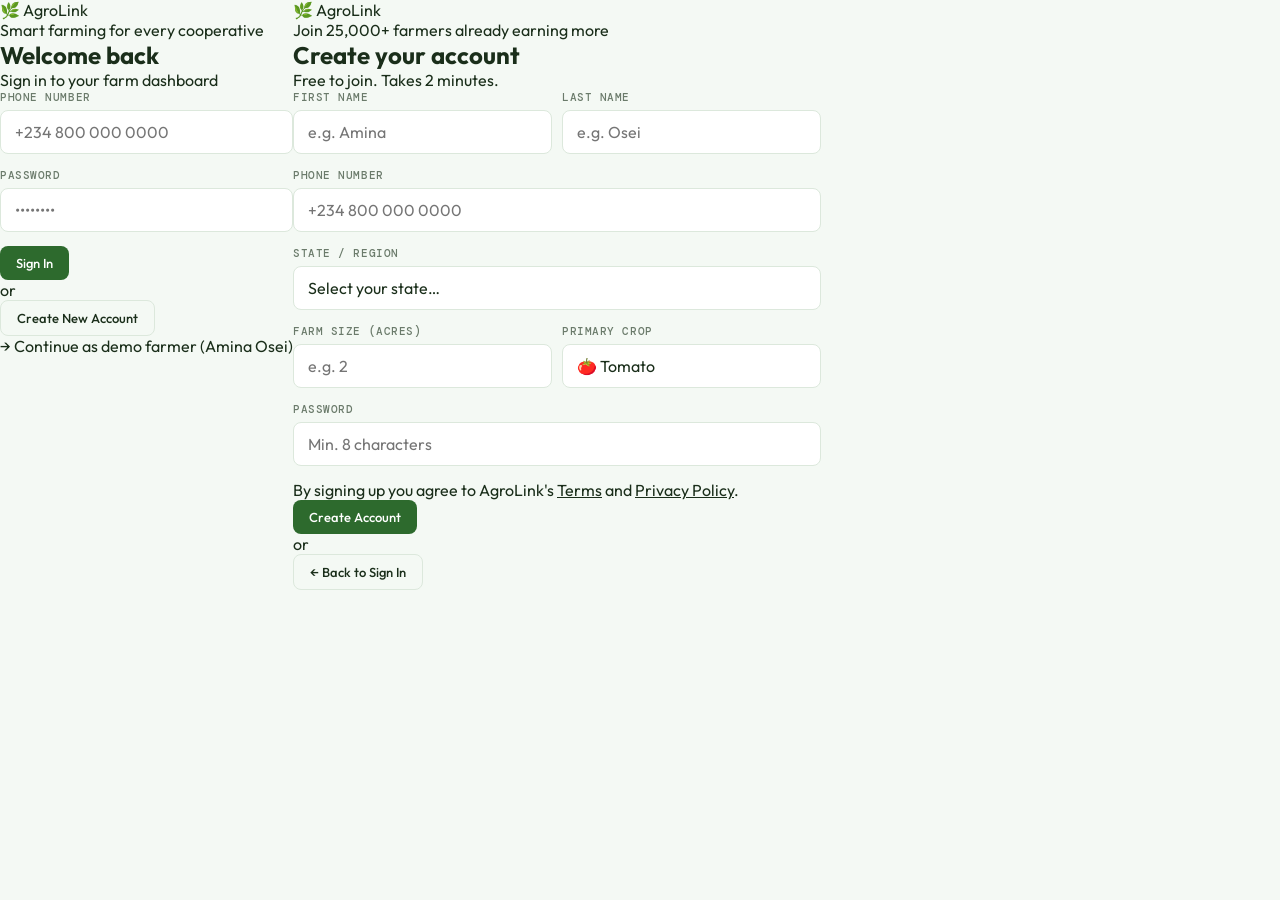
<file: index-2.html>
<!DOCTYPE html>
<html lang="en">
<head>
  <meta charset="UTF-8">
  <meta name="viewport" content="width=device-width, initial-scale=1.0">
  <title>AgroLink — Farmer Dashboard</title>
  <link rel="manifest" href="manifest.json">
  <meta name="theme-color" content="#0F1F0F">
  <meta name="mobile-web-app-capable" content="yes">
  <meta name="apple-mobile-web-app-capable" content="yes">
  <meta name="apple-mobile-web-app-status-bar-style" content="black-translucent">
  <meta name="apple-mobile-web-app-title" content="AgroLink">
  <meta name="description" content="Smart cooperative farmer dashboard — real-time market prices, weather, and harvest pooling.">
  <link rel="apple-touch-icon" href="icons/icon-192.png">
  <link rel="icon" type="image/png" sizes="96x96" href="icons/icon-96.png">
  <link href="https://fonts.googleapis.com/css2?family=Fraunces:ital,opsz,wght@0,9..144,300;0,9..144,600;0,9..144,700;1,9..144,400&family=DM+Mono:wght@300;400;500&family=Outfit:wght@300;400;500;600&display=swap" rel="stylesheet">
  <link rel="stylesheet" href="styles.css">
</head>
<body>

<!-- ══════════════════════════════════════════════════
     AUTH SCREEN  (shown when not logged in)
════════════════════════════════════════════════════ -->
<div id="auth-screen">
  <!-- Login view -->
  <div id="auth-login" class="auth-view active">
    <div class="auth-brand">
      <div class="auth-logo">🌿 AgroLink</div>
      <div class="auth-tagline">Smart farming for every cooperative</div>
    </div>
    <div class="auth-card">
      <h2>Welcome back</h2>
      <p>Sign in to your farm dashboard</p>
      <div class="form-group">
        <label class="form-label">Phone Number</label>
        <input class="form-input" id="login-phone" type="tel" placeholder="+234 800 000 0000">
      </div>
      <div class="form-group">
        <label class="form-label">Password</label>
        <input class="form-input" id="login-pass" type="password" placeholder="••••••••">
      </div>
      <button class="btn btn-primary auth-btn" onclick="doLogin()">Sign In</button>
      <div class="auth-divider"><span>or</span></div>
      <button class="btn btn-outline auth-btn" onclick="switchAuth('signup')">Create New Account</button>
      <div class="auth-demo" onclick="doLogin()">→ Continue as demo farmer (Amina Osei)</div>
    </div>
  </div>

  <!-- Sign up view -->
  <div id="auth-signup" class="auth-view">
    <div class="auth-brand">
      <div class="auth-logo">🌿 AgroLink</div>
      <div class="auth-tagline">Join 25,000+ farmers already earning more</div>
    </div>
    <div class="auth-card">
      <h2>Create your account</h2>
      <p>Free to join. Takes 2 minutes.</p>
      <div class="form-row">
        <div class="form-group">
          <label class="form-label">First Name</label>
          <input class="form-input" id="su-first" placeholder="e.g. Amina">
        </div>
        <div class="form-group">
          <label class="form-label">Last Name</label>
          <input class="form-input" id="su-last" placeholder="e.g. Osei">
        </div>
      </div>
      <div class="form-group">
        <label class="form-label">Phone Number</label>
        <input class="form-input" id="su-phone" type="tel" placeholder="+234 800 000 0000">
      </div>
      <div class="form-group">
        <label class="form-label">State / Region</label>
        <select class="form-input" id="su-state">
          <option value="">Select your state…</option>
          <option>Kano State</option><option>Lagos State</option><option>Kaduna State</option>
          <option>Katsina State</option><option>Oyo State</option><option>Rivers State</option>
          <option>Borno State</option><option>Delta State</option><option>Anambra State</option>
          <option>Enugu State</option><option>Imo State</option><option>Other</option>
        </select>
      </div>
      <div class="form-row">
        <div class="form-group">
          <label class="form-label">Farm Size (acres)</label>
          <input class="form-input" id="su-acres" type="number" placeholder="e.g. 2">
        </div>
        <div class="form-group">
          <label class="form-label">Primary Crop</label>
          <select class="form-input" id="su-crop">
            <option>🍅 Tomato</option><option>🌽 Maize</option><option>🧅 Onion</option>
            <option>🥜 Groundnut</option><option>🌾 Sorghum</option><option>🍠 Yam</option>
          </select>
        </div>
      </div>
      <div class="form-group">
        <label class="form-label">Password</label>
        <input class="form-input" id="su-pass" type="password" placeholder="Min. 8 characters">
      </div>
      <div class="auth-terms">By signing up you agree to AgroLink's <u>Terms</u> and <u>Privacy Policy</u>.</div>
      <button class="btn btn-primary auth-btn" onclick="doSignup()">Create Account</button>
      <div class="auth-divider"><span>or</span></div>
      <button class="btn btn-outline auth-btn" onclick="switchAuth('login')">← Back to Sign In</button>
    </div>
  </div>
</div><!-- /auth-screen -->


<!-- ══════════════════════════════════════════════════
     APP SHELL  (shown when logged in)
════════════════════════════════════════════════════ -->
<div id="app-shell" style="display:none">

<!-- SIDEBAR -->
<aside class="sidebar">
  <div class="logo">
    <div class="logo-mark">🌿 AgroLink</div>
    <div class="logo-sub">Farmer Dashboard</div>
  </div>
  <div class="farmer-card">
    <div class="farmer-avatar">👩‍🌾</div>
    <div class="farmer-name" id="sidebar-name">Amina Osei</div>
    <div class="farmer-meta" id="sidebar-meta">Kano State · 2 Acres</div>
    <div class="farmer-badge">✓ Verified Member</div>
  </div>
  <nav>
    <div class="nav-section">Overview</div>
    <div class="nav-item active" onclick="showPage('overview')"><span class="nav-icon">📊</span> Dashboard</div>
    <div class="nav-item" onclick="showPage('prices')"><span class="nav-icon">💰</span> Market Prices</div>
    <div class="nav-item" onclick="showPage('weather')"><span class="nav-icon">🌤</span> Weather & Advisory</div>
    <div class="nav-section">Cooperative</div>
    <div class="nav-item" onclick="showPage('cooperative')"><span class="nav-icon">🤝</span> My Cooperative</div>
    <div class="nav-item" onclick="showPage('pools')"><span class="nav-icon">🌾</span> Harvest Pools</div>
    <div class="nav-item" onclick="showPage('transactions')"><span class="nav-icon">📋</span> Transactions</div>
    <div class="nav-section">Tools</div>
    <div class="nav-item" onclick="showPage('advisor')"><span class="nav-icon">🤖</span> AI Price Advisor</div>
    <div class="nav-item" onclick="showPage('ussd')"><span class="nav-icon">📱</span> USSD Simulator</div>
    <div class="nav-item" onclick="showPage('marketplace')"><span class="nav-icon">🏪</span> Buyer Marketplace</div>
    <div class="nav-section">Account</div>
    <div class="nav-item" onclick="showPage('settings')"><span class="nav-icon">⚙️</span> Settings</div>
    <div class="nav-item" onclick="doLogout()" style="margin-top:auto"><span class="nav-icon">🚪</span> Sign Out</div>
  </nav>
  <div class="sidebar-footer">v2.0.0 · Offline Ready</div>
</aside>

<main class="main">

  <!-- TOPBAR -->
  <div class="topbar">
    <div class="topbar-menu-btn" onclick="openDrawer()">☰</div>
    <div class="topbar-title" id="page-title">Dashboard Overview</div>
    <div class="topbar-right">
      <div class="weather-pill">🌤 <span class="temp">28°C</span> <span class="loc">Kano, NG</span></div>
      <div class="date-chip" id="current-date"></div>
      <div class="notif-btn" onclick="showToast('📬 3 new price alerts received')">🔔<div class="notif-dot"></div></div>
    </div>
  </div>

  <!-- ══ PAGE: OVERVIEW ══ -->
  <div class="page active" id="page-overview">
    <div class="page-header">
      <h2 id="greeting">Good morning, Amina 👋</h2>
      <p>Here's what's happening on your farm and cooperative today.</p>
    </div>
    <div class="stats-row">
      <div class="stat-card green"><div class="stat-label">Season Revenue</div><div class="stat-value">₦184,500</div><div class="stat-change up">↑ 23% vs last season</div></div>
      <div class="stat-card gold"><div class="stat-label">Pending Payments</div><div class="stat-value">₦32,000</div><div class="stat-change">2 in escrow</div></div>
      <div class="stat-card sky"><div class="stat-label">Harvest Pooled</div><div class="stat-value">4.2 <span class="stat-unit">t</span></div><div class="stat-change up">↑ Pool #3 active</div></div>
      <div class="stat-card rust"><div class="stat-label">Price Alert</div><div class="stat-value" style="font-size:18px;padding-top:4px">Tomato ↑12%</div><div class="stat-change up">Best time to sell</div></div>
    </div>
    <div class="wide-narrow">
      <div class="card">
        <div class="card-header"><span class="card-title">Today's Market Prices</span><span class="card-badge badge-green">Live · 6h ago</span></div>
        <div class="card-body" style="padding:0">
          <div class="table-scroll"><table class="price-table">
            <thead><tr><th>Crop</th><th>Price/kg</th><th>Trend</th><th>Market</th><th>Chg</th></tr></thead>
            <tbody>
              <tr><td><span class="crop-icon">🍅</span>Tomato</td><td><span class="price-val price-up">₦280</span></td><td><div class="trend-bar"><span style="height:30%"></span><span style="height:45%"></span><span style="height:50%"></span><span style="height:70%"></span><span style="height:85%" class="peak"></span><span style="height:100%" class="peak"></span></div></td><td><span class="city-pill">Kano</span></td><td style="color:var(--leaf);font-weight:600">+12%</td></tr>
              <tr><td><span class="crop-icon">🌽</span>Maize</td><td><span class="price-val price-flat">₦195</span></td><td><div class="trend-bar"><span style="height:68%"></span><span style="height:70%"></span><span style="height:69%" class="peak"></span><span style="height:68%"></span><span style="height:70%"></span><span style="height:70%"></span></div></td><td><span class="city-pill">Lagos</span></td><td style="color:var(--gray)">+0.5%</td></tr>
              <tr><td><span class="crop-icon">🥜</span>Groundnut</td><td><span class="price-val price-down">₦420</span></td><td><div class="trend-bar"><span style="height:90%"></span><span style="height:80%"></span><span style="height:70%"></span><span style="height:62%"></span><span style="height:55%"></span><span style="height:50%"></span></div></td><td><span class="city-pill">Abuja</span></td><td style="color:var(--rust);font-weight:600">−8%</td></tr>
              <tr><td><span class="crop-icon">🧅</span>Onion</td><td><span class="price-val price-up">₦310</span></td><td><div class="trend-bar"><span style="height:40%"></span><span style="height:55%"></span><span style="height:65%"></span><span style="height:75%"></span><span style="height:85%" class="peak"></span><span style="height:90%" class="peak"></span></div></td><td><span class="city-pill">Kano</span></td><td style="color:var(--leaf);font-weight:600">+6%</td></tr>
              <tr><td><span class="crop-icon">🌾</span>Sorghum</td><td><span class="price-val price-flat">₦160</span></td><td><div class="trend-bar"><span style="height:55%"></span><span style="height:57%"></span><span style="height:55%"></span><span style="height:58%"></span><span style="height:55%" class="peak"></span><span style="height:56%"></span></div></td><td><span class="city-pill">Ibadan</span></td><td style="color:var(--gray)">−1%</td></tr>
            </tbody>
          </table></div>
        </div>
      </div>
      <div style="display:flex;flex-direction:column;gap:12px;">
        <div class="weather-widget">
          <div class="weather-location">📍 Kano State, Nigeria</div>
          <div class="weather-main"><div class="weather-icon">⛅</div><div><div class="weather-temp">28°</div><div class="weather-desc">Partly Cloudy</div></div></div>
          <div class="weather-forecast">
            <div class="forecast-day"><div class="day">MON</div><div class="icon">🌤</div><div class="temp">29°</div></div>
            <div class="forecast-day"><div class="day">TUE</div><div class="icon">🌧</div><div class="temp">24°</div></div>
            <div class="forecast-day"><div class="day">WED</div><div class="icon">⛈</div><div class="temp">22°</div></div>
          </div>
          <div class="rain-alert">⚠️ Heavy rain Tue — harvest tomatoes before then.</div>
        </div>
        <div class="card">
          <div class="card-header"><span class="card-title">Crop Advisory</span><span class="card-badge badge-green">2 Tips</span></div>
          <div class="card-body">
            <div class="advisory-card"><div class="advisory-tag">🌱 Rotation</div><div class="advisory-text">After tomato harvest, plant cowpea to restore nitrogen.</div></div>
            <div class="advisory-card warn"><div class="advisory-tag">⚠️ Pest Alert</div><div class="advisory-text">Fall armyworm detected in Kano. Inspect maize immediately.</div></div>
          </div>
        </div>
        <div class="card" style="cursor:pointer" onclick="showPage('advisor')">
          <div class="card-body" style="background:linear-gradient(135deg,#0F1F0F,#1A3A1A);border-radius:12px;text-align:center;padding:20px;">
            <div style="font-size:32px;margin-bottom:8px">🤖</div>
            <div style="font-size:14px;font-weight:600;color:#7BC67B;margin-bottom:4px">AI Price Advisor</div>
            <div style="font-size:12px;color:rgba(255,255,255,0.5)">Ask anything about your crops & prices</div>
          </div>
        </div>
      </div>
    </div>
    <div class="card">
      <div class="card-header"><span class="card-title">Recent Transactions</span><button class="btn btn-outline" style="font-size:12px;padding:5px 12px" onclick="showPage('transactions')">View All</button></div>
      <div class="card-body">
        <div class="txn-item"><div class="txn-icon sell">🍅</div><div class="txn-info"><div class="txn-name">Tomato Sale — Pool #2 · Lagos Buyer</div><div class="txn-date">14 MAR 2026 · TXN-0041</div></div><div class="txn-right"><div class="txn-amount credit">+₦52,000</div><div class="txn-chain">⛓ Verified</div></div></div>
        <div class="txn-item"><div class="txn-icon pending">🕐</div><div class="txn-info"><div class="txn-name">Onion Sale — Pool #3 · Abuja Market</div><div class="txn-date">12 MAR 2026 · TXN-0040</div></div><div class="txn-right"><div class="txn-amount pend">₦32,000</div><div class="txn-chain">⏳ Escrow</div></div></div>
        <div class="txn-item"><div class="txn-icon sell">🌽</div><div class="txn-info"><div class="txn-name">Maize Sale — Direct · Kaduna Buyer</div><div class="txn-date">5 MAR 2026 · TXN-0039</div></div><div class="txn-right"><div class="txn-amount credit">+₦28,400</div><div class="txn-chain">⛓ Verified</div></div></div>
      </div>
    </div>
  </div><!-- /overview -->

  <!-- ══ PAGE: MARKET PRICES ══ -->
  <div class="page" id="page-prices">
    <div class="page-header"><h2>Market Prices</h2><p>Real-time commodity prices across major Nigerian markets.</p></div>
    <div class="stats-row">
      <div class="stat-card green"><div class="stat-label">Highest Today</div><div class="stat-value" style="font-size:20px">Onion ₦310</div><div class="stat-change up">↑ 6%</div></div>
      <div class="stat-card rust"><div class="stat-label">Biggest Drop</div><div class="stat-value" style="font-size:20px">Groundnut</div><div class="stat-change down">↓ 8%</div></div>
      <div class="stat-card gold"><div class="stat-label">Best Sell Now</div><div class="stat-value" style="font-size:20px">Tomato</div><div class="stat-change up">↑ 12%</div></div>
      <div class="stat-card sky"><div class="stat-label">Markets Tracked</div><div class="stat-value">12</div><div class="stat-change">Kano · Lagos + 10</div></div>
    </div>
    <div class="card">
      <div class="card-header"><span class="card-title">All Crop Prices — Kano Region</span><div style="display:flex;gap:8px"><button class="btn btn-outline" style="font-size:12px;padding:5px 12px" onclick="showToast('📥 CSV exported')">Export</button><button class="btn btn-primary" style="font-size:12px;padding:5px 12px" onclick="showToast('🔔 Alert set for Tomato at ₦300')">Set Alert</button></div></div>
      <div class="card-body" style="padding:0"><div class="table-scroll"><table class="price-table">
        <thead><tr><th>Crop</th><th>Today</th><th>Yesterday</th><th>Last Week</th><th>Trend</th><th>Action</th></tr></thead>
        <tbody>
          <tr><td><span class="crop-icon">🍅</span><strong>Tomato</strong></td><td><span class="price-val price-up">₦280/kg</span></td><td style="color:var(--gray)">₦250</td><td style="color:var(--gray)">₦240</td><td><div class="trend-bar"><span style="height:40%"></span><span style="height:55%"></span><span style="height:70%"></span><span style="height:85%" class="peak"></span><span style="height:100%" class="peak"></span></div></td><td><span class="card-badge badge-green">Sell Now</span></td></tr>
          <tr><td><span class="crop-icon">🌽</span><strong>Maize</strong></td><td><span class="price-val">₦195/kg</span></td><td style="color:var(--gray)">₦194</td><td style="color:var(--gray)">₦190</td><td><div class="trend-bar"><span style="height:68%"></span><span style="height:70%" class="peak"></span><span style="height:69%"></span><span style="height:70%"></span><span style="height:70%"></span></div></td><td><span class="card-badge badge-sky">Hold</span></td></tr>
          <tr><td><span class="crop-icon">🥜</span><strong>Groundnut</strong></td><td><span class="price-val price-down">₦420/kg</span></td><td style="color:var(--gray)">₦456</td><td style="color:var(--gray)">₦490</td><td><div class="trend-bar"><span style="height:100%" class="peak"></span><span style="height:85%"></span><span style="height:72%"></span><span style="height:60%"></span><span style="height:50%"></span></div></td><td><span class="card-badge badge-rust">Wait</span></td></tr>
          <tr><td><span class="crop-icon">🧅</span><strong>Onion</strong></td><td><span class="price-val price-up">₦310/kg</span></td><td style="color:var(--gray)">₦292</td><td style="color:var(--gray)">₦270</td><td><div class="trend-bar"><span style="height:40%"></span><span style="height:55%"></span><span style="height:70%"></span><span style="height:85%" class="peak"></span><span style="height:90%" class="peak"></span></div></td><td><span class="card-badge badge-green">Sell Now</span></td></tr>
          <tr><td><span class="crop-icon">🌾</span><strong>Sorghum</strong></td><td><span class="price-val">₦160/kg</span></td><td style="color:var(--gray)">₦161</td><td style="color:var(--gray)">₦158</td><td><div class="trend-bar"><span style="height:55%"></span><span style="height:58%" class="peak"></span><span style="height:55%"></span><span style="height:57%"></span><span style="height:56%"></span></div></td><td><span class="card-badge badge-sky">Hold</span></td></tr>
          <tr><td><span class="crop-icon">🍠</span><strong>Yam</strong></td><td><span class="price-val price-up">₦380/kg</span></td><td style="color:var(--gray)">₦360</td><td style="color:var(--gray)">₦340</td><td><div class="trend-bar"><span style="height:45%"></span><span style="height:58%"></span><span style="height:70%"></span><span style="height:82%" class="peak"></span><span style="height:90%" class="peak"></span></div></td><td><span class="card-badge badge-green">Sell Now</span></td></tr>
        </tbody>
      </table></div></div>
    </div>
  </div><!-- /prices -->

  <!-- ══ PAGE: WEATHER ══ -->
  <div class="page" id="page-weather">
    <div class="page-header"><h2>Weather & Advisory</h2><p>5-day forecast and agronomist tips for your crops.</p></div>
    <div class="two-col">
      <div class="weather-widget" style="border-radius:12px;margin-bottom:0">
        <div class="weather-location">📍 Kano State, Nigeria</div>
        <div class="weather-main"><div class="weather-icon">⛅</div><div><div class="weather-temp">28°C</div><div class="weather-desc">Partly Cloudy · Humidity 62%</div></div></div>
        <div class="weather-forecast" style="grid-template-columns:repeat(5,1fr)">
          <div class="forecast-day"><div class="day">SAT</div><div class="icon">🌤</div><div class="temp">28°</div></div>
          <div class="forecast-day"><div class="day">SUN</div><div class="icon">🌤</div><div class="temp">29°</div></div>
          <div class="forecast-day"><div class="day">MON</div><div class="icon">🌥</div><div class="temp">27°</div></div>
          <div class="forecast-day"><div class="day">TUE</div><div class="icon">🌧</div><div class="temp">24°</div></div>
          <div class="forecast-day"><div class="day">WED</div><div class="icon">⛈</div><div class="temp">22°</div></div>
        </div>
        <div class="rain-alert" style="margin-top:14px">⚠️ Heavy rain Tue–Wed. Total: 38mm. Harvest tomatoes now.</div>
      </div>
      <div class="card" style="margin-bottom:0">
        <div class="card-header"><span class="card-title">Farm Action Plan</span><span class="card-badge badge-gold">Urgent</span></div>
        <div class="card-body">
          <div class="advisory-card warn"><div class="advisory-tag">🚨 Before Tuesday</div><div class="advisory-text">Harvest all ripe tomatoes. Rain will cause splitting. Estimated loss: <strong>₦18,000</strong> if delayed.</div></div>
          <div class="advisory-card"><div class="advisory-tag">💧 Irrigation</div><div class="advisory-text">Skip irrigation Sat–Wed. Rain provides sufficient moisture.</div></div>
          <div class="advisory-card info"><div class="advisory-tag">🌱 Planting Window</div><div class="advisory-text">Good window opens Thursday. Ideal for cowpea transplant.</div></div>
        </div>
      </div>
    </div>
    <div class="card" style="margin-top:14px">
      <div class="card-header"><span class="card-title">Seasonal Crop Advisory</span><span class="card-badge badge-green">Agronomist Network</span></div>
      <div class="card-body"><div class="three-col" style="margin-bottom:0">
        <div><div class="advisory-card"><div class="advisory-tag">🍅 Tomato</div><div class="advisory-text">Blossom end rot visible. Apply calcium foliar spray.</div></div></div>
        <div><div class="advisory-card warn"><div class="advisory-tag">🌽 Maize Pest</div><div class="advisory-text">Fall armyworm 30km north. Scout early morning.</div></div></div>
        <div><div class="advisory-card info"><div class="advisory-tag">🌱 Rotation</div><div class="advisory-text">Plant legumes after tomato season to restore nitrogen.</div></div></div>
      </div></div>
    </div>
  </div><!-- /weather -->

  <!-- ══ PAGE: COOPERATIVE ══ -->
  <div class="page" id="page-cooperative">
    <div class="page-header"><h2>Kano Smallholders Cooperative</h2><p>58 active members · Est. 2019 · Kano State</p></div>
    <div class="stats-row">
      <div class="stat-card green"><div class="stat-label">Members</div><div class="stat-value">58</div><div class="stat-change up">↑ 6 this season</div></div>
      <div class="stat-card gold"><div class="stat-label">Pooled</div><div class="stat-value">142 <span class="stat-unit">t</span></div><div class="stat-change up">↑ 31%</div></div>
      <div class="stat-card sky"><div class="stat-label">Coop Revenue</div><div class="stat-value">₦8.4M</div><div class="stat-change up">Season total</div></div>
      <div class="stat-card green"><div class="stat-label">Your Share</div><div class="stat-value">₦184K</div><div class="stat-change">2.2% of pool</div></div>
    </div>
    <div class="card">
      <div class="card-header"><span class="card-title">Member Contributions</span><button class="btn btn-primary" onclick="showToast('📋 Report downloaded')">Download</button></div>
      <div class="card-body">
        <div class="member-grid">
          <div class="member-card"><div class="member-avatar">👩‍🌾</div><div class="member-name">Amina Osei</div><div class="member-crop">Tomato · Onion</div><div class="member-contribution">4.2t <span>You</span></div></div>
          <div class="member-card"><div class="member-avatar">👨‍🌾</div><div class="member-name">Ibrahim Musa</div><div class="member-crop">Maize · Sorghum</div><div class="member-contribution">6.8t</div></div>
          <div class="member-card"><div class="member-avatar">👩‍🌾</div><div class="member-name">Fatima Bello</div><div class="member-crop">Groundnut</div><div class="member-contribution">3.1t</div></div>
          <div class="member-card"><div class="member-avatar">👨‍🌾</div><div class="member-name">Chukwu Eze</div><div class="member-crop">Yam · Cassava</div><div class="member-contribution">9.4t</div></div>
          <div class="member-card"><div class="member-avatar">👩‍🌾</div><div class="member-name">Aisha Garba</div><div class="member-crop">Onion</div><div class="member-contribution">2.7t</div></div>
          <div class="member-card"><div class="member-avatar">👨‍🌾</div><div class="member-name">Umar Sani</div><div class="member-crop">Tomato</div><div class="member-contribution">3.9t</div></div>
          <div class="member-card"><div class="member-avatar">👩‍🌾</div><div class="member-name">Ngozi Okafor</div><div class="member-crop">Maize</div><div class="member-contribution">5.2t</div></div>
          <div class="member-card" style="background:var(--chalk);border-style:dashed;display:flex;align-items:center;justify-content:center;cursor:pointer;min-height:100px" onclick="showToast('📨 Invite link copied!')"><div style="text-align:center;color:var(--gray)"><div style="font-size:24px;margin-bottom:4px">+</div><div style="font-size:12px">Invite</div></div></div>
        </div>
      </div>
    </div>
  </div><!-- /cooperative -->

  <!-- ══ PAGE: HARVEST POOLS ══ -->
  <div class="page" id="page-pools">
    <div class="page-header"><h2>Harvest Pools</h2><p>Pool your harvest to sell collectively and get better prices.</p></div>
    <div style="display:flex;justify-content:flex-end;margin-bottom:14px"><button class="btn btn-primary" onclick="openModal()">+ Create Pool</button></div>
    <div class="pool-card"><div class="pool-top"><div><div class="pool-name">🍅 Tomato Pool #3 — March 2026</div><div class="pool-meta">22 members · Target: 30t · Closes Mar 18</div></div><span class="pool-status status-open">Open</span></div><div class="pool-progress"><div class="pool-bar" style="width:72%"></div></div><div class="pool-stats"><span><strong>21.6t</strong> pooled</span><span><strong>72%</strong> of target</span><span>8.4t remaining</span><span>Floor: <strong>₦260/kg</strong></span></div></div>
    <div class="pool-card"><div class="pool-top"><div><div class="pool-name">🧅 Onion Pool #2 — March 2026</div><div class="pool-meta">18 members · Target: 20t · Closes Mar 20</div></div><span class="pool-status status-pending">Awaiting Buyer</span></div><div class="pool-progress"><div class="pool-bar" style="width:100%"></div></div><div class="pool-stats"><span><strong>20t</strong> pooled ✓</span><span><strong>100%</strong></span><span>3 offers received</span><span>Best: <strong>₦305/kg</strong></span></div></div>
    <div class="pool-card"><div class="pool-top"><div><div class="pool-name">🌽 Maize Pool #1 — Feb 2026</div><div class="pool-meta">31 members · 45t sold · Completed Feb 28</div></div><span class="pool-status status-closed">Closed</span></div><div class="pool-progress"><div class="pool-bar" style="width:100%;background:var(--lgray)"></div></div><div class="pool-stats"><span><strong>45t</strong> sold</span><span>₦200/kg</span><span>Total: <strong>₦9M</strong></span><span>⛓ All paid</span></div></div>
  </div><!-- /pools -->

  <!-- ══ PAGE: TRANSACTIONS ══ -->
  <div class="page" id="page-transactions">
    <div class="page-header"><h2>Transaction History</h2><p>Blockchain-verified record of all your sales and payments.</p></div>
    <div class="card">
      <div class="card-header"><span class="card-title">All Transactions</span><span class="card-badge badge-green">⛓ Blockchain Verified</span></div>
      <div class="card-body">
        <div class="txn-item"><div class="txn-icon sell">🍅</div><div class="txn-info"><div class="txn-name">Tomato Sale — Pool #2 · Alhaji Traders, Lagos</div><div class="txn-date">14 MAR 2026 · TXN-AGL-0041 · Block #9,204,112</div></div><div class="txn-right"><div class="txn-amount credit">+₦52,000</div><div class="txn-chain">⛓ Confirmed</div></div></div>
        <div class="txn-item"><div class="txn-icon pending">🧅</div><div class="txn-info"><div class="txn-name">Onion Sale — Pool #3 · Abuja Central Market</div><div class="txn-date">12 MAR 2026 · TXN-AGL-0040</div></div><div class="txn-right"><div class="txn-amount pend">₦32,000</div><div class="txn-chain">⏳ In Escrow</div></div></div>
        <div class="txn-item"><div class="txn-icon sell">🌽</div><div class="txn-info"><div class="txn-name">Maize Sale — Direct · Kaduna Agro Ltd</div><div class="txn-date">5 MAR 2026 · TXN-AGL-0039 · Block #9,191,440</div></div><div class="txn-right"><div class="txn-amount credit">+₦28,400</div><div class="txn-chain">⛓ Confirmed</div></div></div>
        <div class="txn-item"><div class="txn-icon sell">🥜</div><div class="txn-info"><div class="txn-name">Groundnut Sale — Pool #1 · Kano Millers</div><div class="txn-date">24 FEB 2026 · TXN-AGL-0038 · Block #9,178,003</div></div><div class="txn-right"><div class="txn-amount credit">+₦71,400</div><div class="txn-chain">⛓ Confirmed</div></div></div>
        <div class="txn-item"><div class="txn-icon sell">🌾</div><div class="txn-info"><div class="txn-name">Sorghum Sale — Cooperative Pool · Dangote Foods</div><div class="txn-date">15 FEB 2026 · TXN-AGL-0037 · Block #9,162,884</div></div><div class="txn-right"><div class="txn-amount credit">+₦18,600</div><div class="txn-chain">⛓ Confirmed</div></div></div>
      </div>
    </div>
  </div><!-- /transactions -->

  <!-- ══ PAGE: AI PRICE ADVISOR ══ -->
  <div class="page" id="page-advisor">
    <div class="page-header"><h2>AI Price Advisor 🤖</h2><p>Ask anything about crop prices, when to sell, or market trends.</p></div>
    <div class="advisor-wrap">
      <div class="advisor-chat" id="advisor-chat">
        <div class="advisor-msg bot">
          <div class="advisor-bubble">Hi Amina! 👋 I'm your AI Price Advisor. I can help you with:<br><br>• When to sell your crops<br>• Price trends and forecasts<br>• Cooperative pool strategy<br>• Post-harvest tips<br><br>What would you like to know today?</div>
        </div>
        <div class="advisor-suggestions" id="advisor-suggestions">
          <button onclick="askAdvisor('Should I sell my tomatoes today or wait?')">Should I sell tomatoes today?</button>
          <button onclick="askAdvisor('What is the price forecast for maize next week?')">Maize forecast next week?</button>
          <button onclick="askAdvisor('How do I get the best price for my groundnut harvest?')">Best price for groundnuts?</button>
          <button onclick="askAdvisor('Is now a good time to join a harvest pool for onions?')">Join an onion pool now?</button>
        </div>
      </div>
      <div class="advisor-input-row">
        <input class="form-input" id="advisor-input" placeholder="Ask about prices, timing, crops…" onkeydown="if(event.key==='Enter')sendAdvisor()">
        <button class="btn btn-primary" id="advisor-send" onclick="sendAdvisor()">Send</button>
      </div>
    </div>
  </div><!-- /advisor -->

  <!-- ══ PAGE: USSD SIMULATOR ══ -->
  <div class="page" id="page-ussd">
    <div class="page-header"><h2>USSD Simulator 📱</h2><p>See how AgroLink works on any basic phone — no internet needed.</p></div>
    <div class="ussd-wrap">
      <div class="ussd-phone">
        <div class="ussd-phone-top"><div class="ussd-speaker"></div></div>
        <div class="ussd-screen" id="ussd-screen">
          <div class="ussd-carrier">MTN NG · 4G</div>
          <div class="ussd-content" id="ussd-content">Dial <strong>*347*55#</strong> to start AgroLink USSD service</div>
          <div class="ussd-input-row">
            <input class="ussd-input" id="ussd-input" type="tel" placeholder="Enter reply…" onkeydown="if(event.key==='Enter')ussdReply()">
          </div>
          <div style="display:flex;gap:6px;margin-top:8px">
            <button class="ussd-btn" onclick="ussdDial()">Dial *347*55#</button>
            <button class="ussd-btn ussd-btn-send" onclick="ussdReply()">Send</button>
          </div>
        </div>
        <div class="ussd-home-btn"></div>
      </div>
      <div class="ussd-info">
        <div class="card" style="margin-bottom:14px">
          <div class="card-header"><span class="card-title">How USSD Works</span></div>
          <div class="card-body">
            <div class="advisory-card info"><div class="advisory-tag">📡 Any Phone</div><div class="advisory-text">Works on the most basic feature phones — no smartphone or internet required. Just GSM network.</div></div>
            <div class="advisory-card"><div class="advisory-tag">⚡ Fast</div><div class="advisory-text">Responses in under 3 seconds. Every farmer can check prices before selling.</div></div>
            <div class="advisory-card warn"><div class="advisory-tag">🌍 Offline</div><div class="advisory-text">The USSD gateway runs on telecom infrastructure — even when data is unavailable.</div></div>
          </div>
        </div>
        <div class="card">
          <div class="card-header"><span class="card-title">USSD Flow Map</span></div>
          <div class="card-body">
            <div style="font-family:'DM Mono',monospace;font-size:11px;color:var(--gray);line-height:2">
              *347*55# → Main Menu<br>
              1 → Market Prices<br>
              &nbsp;&nbsp;1 → Tomato · 2 → Maize…<br>
              2 → Weather Forecast<br>
              3 → Join Harvest Pool<br>
              4 → Check Payment<br>
              5 → Crop Advisory<br>
              0 → Back / Exit
            </div>
          </div>
        </div>
      </div>
    </div>
  </div><!-- /ussd -->

  <!-- ══ PAGE: BUYER MARKETPLACE ══ -->
  <div class="page" id="page-marketplace">
    <div class="page-header"><h2>Buyer Marketplace 🏪</h2><p>Browse available cooperative pools and connect directly with verified farmers.</p></div>
    <div class="stats-row">
      <div class="stat-card green"><div class="stat-label">Active Pools</div><div class="stat-value">34</div><div class="stat-change">Across 8 states</div></div>
      <div class="stat-card gold"><div class="stat-label">Total Available</div><div class="stat-value">820 <span class="stat-unit">t</span></div><div class="stat-change">Ready for offers</div></div>
      <div class="stat-card sky"><div class="stat-label">Verified Coops</div><div class="stat-value">148</div><div class="stat-change up">↑ 12 this month</div></div>
      <div class="stat-card green"><div class="stat-label">Avg Transaction</div><div class="stat-value">₦2.4M</div><div class="stat-change">Per pool deal</div></div>
    </div>

    <!-- Filters -->
    <div class="mkt-filters">
      <select class="form-input mkt-filter" id="mkt-crop" onchange="filterMarket()">
        <option value="">All Crops</option>
        <option>Tomato</option><option>Maize</option><option>Onion</option>
        <option>Groundnut</option><option>Sorghum</option><option>Yam</option>
      </select>
      <select class="form-input mkt-filter" id="mkt-state" onchange="filterMarket()">
        <option value="">All States</option>
        <option>Kano</option><option>Lagos</option><option>Kaduna</option>
        <option>Abuja</option><option>Oyo</option><option>Rivers</option>
      </select>
      <select class="form-input mkt-filter" id="mkt-status" onchange="filterMarket()">
        <option value="">Any Status</option>
        <option>Open</option><option>Awaiting Buyer</option>
      </select>
      <button class="btn btn-outline" onclick="filterMarket(true)">Reset</button>
    </div>

    <div id="market-listings">
      <!-- Listing cards injected by JS -->
    </div>
  </div><!-- /marketplace -->

  <!-- ══ PAGE: SETTINGS ══ -->
  <div class="page" id="page-settings">
    <div class="page-header"><h2>Settings</h2><p>Manage your account, notifications, and preferences.</p></div>
    <div class="two-col">
      <div class="card">
        <div class="card-header"><span class="card-title">Notifications</span></div>
        <div class="card-body">
          <div class="setting-row"><div class="setting-info"><h4>Price Alerts</h4><p>Notify when prices change > 5%</p></div><div class="toggle on" onclick="this.classList.toggle('on')"></div></div>
          <div class="setting-row"><div class="setting-info"><h4>Weather Alerts</h4><p>Rain, drought, and frost warnings</p></div><div class="toggle on" onclick="this.classList.toggle('on')"></div></div>
          <div class="setting-row"><div class="setting-info"><h4>Pool Updates</h4><p>When pools reach milestones</p></div><div class="toggle on" onclick="this.classList.toggle('on')"></div></div>
          <div class="setting-row"><div class="setting-info"><h4>Payment Confirmation</h4><p>SMS on payment received</p></div><div class="toggle on" onclick="this.classList.toggle('on')"></div></div>
          <div class="setting-row"><div class="setting-info"><h4>Crop Advisory</h4><p>Weekly tips from agronomists</p></div><div class="toggle" onclick="this.classList.toggle('on')"></div></div>
        </div>
      </div>
      <div class="card">
        <div class="card-header"><span class="card-title">Account</span></div>
        <div class="card-body">
          <div class="form-group"><label class="form-label">Full Name</label><input class="form-input" id="set-name" value="Amina Osei"></div>
          <div class="form-group"><label class="form-label">Phone</label><input class="form-input" value="+234 803 456 7890"></div>
          <div class="form-group"><label class="form-label">Location</label><input class="form-input" value="Kano State, Nigeria"></div>
          <div class="form-group"><label class="form-label">Language</label><select class="form-input"><option>English</option><option>Hausa</option><option>Yoruba</option><option>Igbo</option></select></div>
          <button class="btn btn-primary" style="width:100%" onclick="showToast('✅ Settings saved')">Save Changes</button>
          <button class="btn btn-outline" style="width:100%;margin-top:10px;color:var(--rust);border-color:var(--rust)" onclick="doLogout()">Sign Out</button>
        </div>
      </div>
    </div>
  </div><!-- /settings -->

</main>

<!-- BOTTOM NAV -->
<nav class="bottom-nav">
  <div class="bottom-nav-item active" id="bn-overview" onclick="showPage('overview')"><span class="bn-icon">📊</span><span class="bn-label">Home</span></div>
  <div class="bottom-nav-item" id="bn-prices" onclick="showPage('prices')"><span class="bn-icon">💰</span><span class="bn-label">Prices</span></div>
  <div class="bottom-nav-item" id="bn-advisor" onclick="showPage('advisor')"><span class="bn-icon">🤖</span><span class="bn-label">Advisor</span></div>
  <div class="bottom-nav-item" id="bn-marketplace" onclick="showPage('marketplace')"><span class="bn-icon">🏪</span><span class="bn-label">Market</span></div>
  <div class="bottom-nav-item" id="bn-settings" onclick="showPage('settings')"><span class="bn-icon">⚙️</span><span class="bn-label">Settings</span></div>
</nav>

<div class="sidebar-overlay" id="sidebar-overlay" onclick="closeDrawer()"></div>

</div><!-- /app-shell -->

<!-- MODAL: Create Pool -->
<div class="modal-overlay" id="pool-modal">
  <div class="modal">
    <div class="modal-title">🌾 Create Harvest Pool</div>
    <div class="form-group"><label class="form-label">Crop Type</label><select class="form-input"><option>🍅 Tomato</option><option>🌽 Maize</option><option>🧅 Onion</option><option>🥜 Groundnut</option><option>🌾 Sorghum</option><option>🍠 Yam</option></select></div>
    <div class="form-row">
      <div class="form-group"><label class="form-label">Target (tonnes)</label><input class="form-input" type="number" placeholder="e.g. 25"></div>
      <div class="form-group"><label class="form-label">Your Contribution</label><input class="form-input" type="number" placeholder="e.g. 2.5"></div>
    </div>
    <div class="form-row">
      <div class="form-group"><label class="form-label">Floor Price (₦/kg)</label><input class="form-input" type="number" placeholder="e.g. 260"></div>
      <div class="form-group"><label class="form-label">Closing Date</label><input class="form-input" type="date"></div>
    </div>
    <div class="form-group"><label class="form-label">Notes for Buyers</label><input class="form-input" placeholder="Grade A, sun-dried, ready for pickup…"></div>
    <div class="modal-actions"><button class="btn btn-outline" onclick="closeModal()">Cancel</button><button class="btn btn-primary" onclick="submitPool()">Create Pool</button></div>
  </div>
</div>

<!-- TOAST -->
<div class="toast" id="toast"><span class="toast-icon" id="toast-icon">✅</span><span id="toast-msg">Done!</span></div>

<script src="app.js"></script>
</body>
</html>
</file>
<file: styles.css>
/* ══════════════════════════════════════════════════
   AGROLINK — Fully Responsive Styles
   Breakpoints:
   - Mobile  S : < 480px  (small phones)
   - Mobile  L : 480–767px (large phones)
   - Tablet    : 768–1023px
   - Desktop   : ≥ 1024px
   ══════════════════════════════════════════════════ */

/* ── RESET & TOKENS ──────────────────────────────── */
*, *::before, *::after { box-sizing: border-box; margin: 0; padding: 0; }

:root {
  --soil:    #0F1F0F;
  --forest:  #1A3A1A;
  --leaf:    #2D6A2D;
  --mid:     #4A9B4A;
  --lime:    #7BC67B;
  --mist:    #C8E6C8;
  --chalk:   #F4F9F4;
  --gold:    #E8B84B;
  --amber:   #F5A623;
  --rust:    #C0392B;
  --sky:     #5B9BD5;
  --ink:     #1A2E1A;
  --gray:    #6B7B6B;
  --lgray:   #B8CDB8;
  --border:  #DCE8DC;

  --sidebar-w: 240px;
  --topbar-h:  60px;
  --bottom-nav-h: 60px;
  --page-pad: 16px;
}

html {
  -webkit-text-size-adjust: 100%;
  text-size-adjust: 100%;
}

body {
  font-family: 'Outfit', sans-serif;
  background: var(--chalk);
  color: var(--ink);
  min-height: 100vh;
  min-height: 100dvh;
  overflow-x: hidden;
}

/* ══════════════════════════════════════════════════
   SIDEBAR
   ══════════════════════════════════════════════════ */

/* Hidden by default on mobile, shown as drawer */
.sidebar {
  display: none;
  flex-direction: column;
  width: var(--sidebar-w);
  background: var(--soil);
  overflow-y: auto;
  overflow-x: hidden;
  flex-shrink: 0;
}

/* Mobile: slide-in drawer */
.sidebar.drawer-open {
  display: flex;
  position: fixed;
  top: 0; left: 0; bottom: 0;
  z-index: 200;
  animation: drawerIn 0.22s ease;
}

@keyframes drawerIn {
  from { transform: translateX(-100%); }
  to   { transform: translateX(0); }
}

/* Dim overlay behind drawer */
.sidebar-overlay {
  display: none;
  position: fixed;
  inset: 0;
  background: rgba(0,0,0,0.5);
  z-index: 190;
  backdrop-filter: blur(2px);
  -webkit-backdrop-filter: blur(2px);
}
.sidebar-overlay.open { display: block; }

/* Sidebar inner pieces */
.logo {
  padding: 24px 20px 16px;
  border-bottom: 1px solid rgba(255,255,255,0.07);
  flex-shrink: 0;
}

.logo-mark {
  font-family: 'Fraunces', serif;
  font-size: 24px;
  font-weight: 700;
  color: var(--lime);
  letter-spacing: -0.5px;
}

.logo-sub {
  font-family: 'DM Mono', monospace;
  font-size: 9px;
  letter-spacing: 0.2em;
  text-transform: uppercase;
  color: rgba(255,255,255,0.3);
  margin-top: 2px;
}

.farmer-card {
  margin: 14px 12px;
  background: var(--forest);
  border-radius: 10px;
  padding: 14px;
  border: 1px solid rgba(255,255,255,0.06);
  flex-shrink: 0;
}

.farmer-avatar {
  width: 40px; height: 40px;
  border-radius: 50%;
  background: linear-gradient(135deg, var(--mid), var(--lime));
  display: flex; align-items: center; justify-content: center;
  font-size: 16px;
  margin-bottom: 8px;
}

.farmer-name  { font-size: 14px; font-weight: 600; color: #fff; }
.farmer-meta  { font-size: 11px; color: var(--lgray); margin-top: 2px; }

.farmer-badge {
  display: inline-flex;
  align-items: center;
  gap: 4px;
  margin-top: 8px;
  padding: 3px 10px;
  background: rgba(75,155,75,0.2);
  border: 1px solid rgba(75,155,75,0.3);
  border-radius: 20px;
  font-size: 10px;
  color: var(--lime);
  font-family: 'DM Mono', monospace;
}

nav {
  padding: 6px 0;
  flex: 1;
  overflow-y: auto;
  overflow-x: hidden;
}

.nav-section {
  font-family: 'DM Mono', monospace;
  font-size: 9px;
  letter-spacing: 0.2em;
  text-transform: uppercase;
  color: rgba(255,255,255,0.2);
  padding: 14px 20px 6px;
}

.nav-item {
  display: flex;
  align-items: center;
  gap: 12px;
  padding: 11px 20px;
  cursor: pointer;
  border-left: 3px solid transparent;
  font-size: 13.5px;
  color: rgba(255,255,255,0.5);
  font-weight: 400;
  transition: background 0.15s, color 0.15s;
  -webkit-tap-highlight-color: transparent;
  user-select: none;
  white-space: nowrap;
}

.nav-item:hover { color: #fff; background: rgba(255,255,255,0.04); }
.nav-item.active {
  color: var(--lime);
  border-left-color: var(--lime);
  background: rgba(75,155,75,0.09);
  font-weight: 500;
}

.nav-icon { font-size: 16px; width: 20px; text-align: center; flex-shrink: 0; }

.sidebar-footer {
  padding: 14px 20px;
  border-top: 1px solid rgba(255,255,255,0.06);
  font-size: 10px;
  color: rgba(255,255,255,0.2);
  font-family: 'DM Mono', monospace;
  flex-shrink: 0;
}

/* ══════════════════════════════════════════════════
   MAIN AREA
   ══════════════════════════════════════════════════ */
.main {
  flex: 1;
  display: flex;
  flex-direction: column;
  min-height: 100vh;
  min-height: 100dvh;
  /* space for bottom nav on mobile */
  padding-bottom: calc(var(--bottom-nav-h) + env(safe-area-inset-bottom, 0px));
  overflow-x: hidden;
}

/* ── TOPBAR ──────────────────────────────────────── */
.topbar {
  background: #fff;
  border-bottom: 1px solid var(--border);
  height: var(--topbar-h);
  padding: 0 14px;
  display: flex;
  align-items: center;
  gap: 10px;
  position: sticky;
  top: 0;
  z-index: 100;
  flex-shrink: 0;
}

.topbar-menu-btn {
  width: 36px; height: 36px;
  border-radius: 8px;
  border: 1px solid var(--border);
  background: #fff;
  display: flex; align-items: center; justify-content: center;
  cursor: pointer;
  font-size: 18px;
  flex-shrink: 0;
  -webkit-tap-highlight-color: transparent;
}

.topbar-title {
  font-family: 'Fraunces', serif;
  font-size: 17px;
  font-weight: 600;
  color: var(--ink);
  flex: 1;
  overflow: hidden;
  text-overflow: ellipsis;
  white-space: nowrap;
}

.topbar-right {
  display: flex;
  align-items: center;
  gap: 8px;
  flex-shrink: 0;
}

.weather-pill {
  display: flex;
  align-items: center;
  gap: 5px;
  padding: 5px 10px;
  background: var(--chalk);
  border: 1px solid var(--border);
  border-radius: 20px;
  font-size: 12px;
  color: var(--gray);
  white-space: nowrap;
}

.weather-pill .temp { font-weight: 600; color: var(--ink); }
.weather-pill .loc  { display: none; }  /* shown on desktop */

.date-chip {
  display: none; /* shown on tablet+ */
  font-family: 'DM Mono', monospace;
  font-size: 11px;
  color: var(--gray);
  white-space: nowrap;
}

.notif-btn {
  width: 34px; height: 34px;
  border-radius: 50%;
  border: 1px solid var(--border);
  background: #fff;
  display: flex; align-items: center; justify-content: center;
  cursor: pointer;
  font-size: 15px;
  position: relative;
  flex-shrink: 0;
  -webkit-tap-highlight-color: transparent;
}

.notif-dot {
  position: absolute;
  top: 5px; right: 5px;
  width: 7px; height: 7px;
  background: var(--rust);
  border-radius: 50%;
  border: 2px solid #fff;
}

/* ── BOTTOM NAV (mobile only) ────────────────────── */
.bottom-nav {
  position: fixed;
  bottom: 0; left: 0; right: 0;
  height: var(--bottom-nav-h);
  background: #fff;
  border-top: 1px solid var(--border);
  display: flex;
  align-items: stretch;
  z-index: 150;
  padding-bottom: env(safe-area-inset-bottom, 0px);
}

.bottom-nav-item {
  flex: 1;
  display: flex;
  flex-direction: column;
  align-items: center;
  justify-content: center;
  gap: 3px;
  cursor: pointer;
  color: var(--lgray);
  transition: color 0.15s;
  -webkit-tap-highlight-color: transparent;
  user-select: none;
  padding: 4px 2px 6px;
}

.bottom-nav-item.active   { color: var(--leaf); }
.bottom-nav-item .bn-icon { font-size: 20px; line-height: 1; }
.bottom-nav-item .bn-label {
  font-size: 9px;
  font-family: 'DM Mono', monospace;
  letter-spacing: 0.04em;
  text-transform: uppercase;
}

/* ══════════════════════════════════════════════════
   PAGE CONTENT  (mobile-first)
   ══════════════════════════════════════════════════ */
.page {
  display: none;
  padding: var(--page-pad);
  animation: fadeUp 0.2s ease both;
}

.page.active { display: block; }

@keyframes fadeUp {
  from { opacity: 0; transform: translateY(6px); }
  to   { opacity: 1; transform: translateY(0); }
}

.page-header { margin-bottom: 16px; }

.page-header h2 {
  font-family: 'Fraunces', serif;
  font-size: 22px;
  font-weight: 600;
  color: var(--ink);
  line-height: 1.2;
}

.page-header p {
  font-size: 13px;
  color: var(--gray);
  margin-top: 4px;
  line-height: 1.5;
}

/* ── STAT CARDS ──────────────────────────────────── */
.stats-row {
  display: grid;
  grid-template-columns: 1fr 1fr;
  gap: 10px;
  margin-bottom: 14px;
}

.stat-card {
  background: #fff;
  border: 1px solid var(--border);
  border-radius: 12px;
  padding: 14px;
  position: relative;
  overflow: hidden;
}

.stat-card::before {
  content: '';
  position: absolute;
  top: 0; left: 0; right: 0;
  height: 3px;
}

.stat-card.green::before { background: var(--mid); }
.stat-card.gold::before  { background: var(--gold); }
.stat-card.sky::before   { background: var(--sky); }
.stat-card.rust::before  { background: var(--rust); }

.stat-label {
  font-size: 10px;
  font-family: 'DM Mono', monospace;
  letter-spacing: 0.08em;
  text-transform: uppercase;
  color: var(--gray);
  margin-bottom: 6px;
  line-height: 1.3;
}

.stat-value {
  font-family: 'Fraunces', serif;
  font-size: 22px;
  font-weight: 600;
  color: var(--ink);
  line-height: 1.1;
}

.stat-unit {
  font-size: 13px;
  color: var(--gray);
  font-family: 'Outfit', sans-serif;
  font-weight: 400;
}

.stat-change {
  font-size: 11px;
  margin-top: 5px;
  line-height: 1.3;
}

.stat-change.up   { color: var(--leaf); }
.stat-change.down { color: var(--rust); }

/* ── LAYOUT HELPERS ──────────────────────────────── */
/* All stacked on mobile, become grids on wider screens */
.two-col     { display: flex; flex-direction: column; gap: 12px; margin-bottom: 12px; }
.three-col   { display: flex; flex-direction: column; gap: 12px; margin-bottom: 12px; }
.wide-narrow { display: flex; flex-direction: column; gap: 12px; margin-bottom: 12px; }

/* ── CARDS ───────────────────────────────────────── */
.card {
  background: #fff;
  border: 1px solid var(--border);
  border-radius: 12px;
  overflow: hidden;
  margin-bottom: 12px;
}

.card-header {
  padding: 13px 16px;
  border-bottom: 1px solid var(--border);
  display: flex;
  align-items: center;
  justify-content: space-between;
  gap: 8px;
  flex-wrap: wrap;
}

.card-title {
  font-size: 14px;
  font-weight: 600;
  color: var(--ink);
}

.card-badge {
  font-family: 'DM Mono', monospace;
  font-size: 9px;
  padding: 3px 9px;
  border-radius: 20px;
  letter-spacing: 0.05em;
  white-space: nowrap;
}

.badge-green { background: rgba(45,106,45,0.1);   color: var(--leaf); }
.badge-gold  { background: rgba(232,184,75,0.15);  color: #9B6F00; }
.badge-sky   { background: rgba(91,155,213,0.12);  color: #2472B6; }
.badge-rust  { background: rgba(192,57,43,0.1);    color: var(--rust); }

.card-body { padding: 14px 16px; }

/* ── PRICE TABLE ─────────────────────────────────── */
.table-scroll {
  overflow-x: auto;
  -webkit-overflow-scrolling: touch;
  /* subtle hint that it scrolls */
  background: linear-gradient(to right, #fff 0%, rgba(255,255,255,0)),
              linear-gradient(to left,  #fff 0%, rgba(255,255,255,0));
}

.price-table {
  width: 100%;
  border-collapse: collapse;
  min-width: 340px;
}

.price-table th {
  font-family: 'DM Mono', monospace;
  font-size: 9px;
  letter-spacing: 0.08em;
  text-transform: uppercase;
  color: var(--gray);
  padding: 8px 10px;
  text-align: left;
  border-bottom: 1px solid var(--border);
  white-space: nowrap;
}

.price-table td {
  padding: 10px 10px;
  border-bottom: 1px solid rgba(220,232,220,0.5);
  font-size: 13px;
  vertical-align: middle;
  white-space: nowrap;
}

.price-table tr:last-child td { border-bottom: none; }
.price-table tr:active td     { background: var(--chalk); }

.crop-icon  { font-size: 16px; margin-right: 6px; }
.price-val  { font-family: 'Fraunces', serif; font-size: 15px; font-weight: 600; }
.price-up   { color: var(--leaf); }
.price-down { color: var(--rust); }
.price-flat { color: var(--gray); }

.trend-bar {
  display: flex;
  gap: 2px;
  align-items: flex-end;
  height: 20px;
}

.trend-bar span      { width: 4px; border-radius: 2px; background: var(--mist); }
.trend-bar span.peak { background: var(--mid); }

.city-pill {
  font-size: 10px;
  padding: 2px 7px;
  background: var(--chalk);
  border: 1px solid var(--border);
  border-radius: 4px;
  color: var(--gray);
}

/* ── WEATHER WIDGET ──────────────────────────────── */
.weather-widget {
  background: linear-gradient(135deg, var(--forest), var(--soil));
  color: #fff;
  border-radius: 12px;
  padding: 18px;
  position: relative;
  overflow: hidden;
  margin-bottom: 12px;
}

.weather-widget::before {
  content: '☁';
  position: absolute;
  right: -6px; top: -6px;
  font-size: 72px;
  opacity: 0.05;
  pointer-events: none;
}

.weather-location {
  font-family: 'DM Mono', monospace;
  font-size: 9px;
  letter-spacing: 0.15em;
  text-transform: uppercase;
  color: var(--lime);
  margin-bottom: 10px;
}

.weather-main {
  display: flex;
  align-items: center;
  gap: 12px;
  margin-bottom: 14px;
}

.weather-icon { font-size: 38px; }

.weather-temp {
  font-family: 'Fraunces', serif;
  font-size: 40px;
  font-weight: 600;
  line-height: 1;
}

.weather-desc { font-size: 12px; color: rgba(255,255,255,0.6); margin-top: 2px; }

.weather-forecast {
  display: grid;
  grid-template-columns: repeat(3, 1fr);
  gap: 6px;
}

.forecast-day {
  background: rgba(255,255,255,0.07);
  border-radius: 8px;
  padding: 8px 6px;
  text-align: center;
}

.forecast-day .day  { font-size: 9px; color: rgba(255,255,255,0.4); margin-bottom: 5px; font-family: 'DM Mono', monospace; }
.forecast-day .icon { font-size: 18px; margin-bottom: 3px; }
.forecast-day .temp { font-size: 12px; font-weight: 600; }

.rain-alert {
  margin-top: 12px;
  background: rgba(232,184,75,0.15);
  border: 1px solid rgba(232,184,75,0.3);
  border-radius: 8px;
  padding: 10px 12px;
  font-size: 12px;
  color: var(--gold);
  display: flex;
  gap: 8px;
  align-items: flex-start;
  line-height: 1.4;
}

/* ── ADVISORY ────────────────────────────────────── */
.advisory-card {
  border-left: 3px solid var(--mid);
  background: var(--chalk);
  border-radius: 0 10px 10px 0;
  padding: 12px 14px;
  margin-bottom: 10px;
}

.advisory-tag {
  font-family: 'DM Mono', monospace;
  font-size: 9px;
  letter-spacing: 0.12em;
  text-transform: uppercase;
  color: var(--leaf);
  margin-bottom: 5px;
}

.advisory-text { font-size: 13px; color: var(--ink); line-height: 1.55; }

.advisory-card.warn                { border-left-color: var(--amber); }
.advisory-card.warn .advisory-tag  { color: var(--amber); }
.advisory-card.info                { border-left-color: var(--sky); }
.advisory-card.info .advisory-tag  { color: var(--sky); }

/* ── POOL CARDS ──────────────────────────────────── */
.pool-card {
  background: #fff;
  border: 1px solid var(--border);
  border-radius: 12px;
  padding: 16px;
  margin-bottom: 12px;
  cursor: pointer;
  transition: box-shadow 0.2s;
}

.pool-card:hover { box-shadow: 0 4px 16px rgba(0,0,0,0.07); }

.pool-top {
  display: flex;
  justify-content: space-between;
  align-items: flex-start;
  gap: 10px;
  margin-bottom: 12px;
}

.pool-name { font-weight: 600; font-size: 14px; color: var(--ink); line-height: 1.3; }
.pool-meta { font-size: 11px; color: var(--gray); margin-top: 3px; line-height: 1.4; }

.pool-status {
  font-family: 'DM Mono', monospace;
  font-size: 9px;
  padding: 4px 10px;
  border-radius: 20px;
  white-space: nowrap;
  flex-shrink: 0;
}

.status-open    { background: rgba(45,106,45,0.1);   color: var(--leaf); }
.status-pending { background: rgba(232,184,75,0.15); color: #8B6914; }
.status-closed  { background: rgba(107,123,107,0.1); color: var(--gray); }

.pool-progress {
  background: var(--chalk);
  border-radius: 6px;
  height: 7px;
  overflow: hidden;
  margin-bottom: 10px;
}

.pool-bar {
  height: 100%;
  border-radius: 6px;
  background: linear-gradient(90deg, var(--leaf), var(--lime));
}

.pool-stats {
  display: grid;
  grid-template-columns: 1fr 1fr;
  gap: 4px 12px;
  font-size: 11px;
  color: var(--gray);
}

.pool-stats strong { color: var(--ink); }

/* ── TRANSACTIONS ────────────────────────────────── */
.txn-item {
  display: flex;
  align-items: flex-start;
  gap: 11px;
  padding: 12px 0;
  border-bottom: 1px solid rgba(220,232,220,0.5);
}

.txn-item:last-child { border-bottom: none; }

.txn-icon {
  width: 36px; height: 36px;
  border-radius: 10px;
  display: flex; align-items: center; justify-content: center;
  font-size: 15px;
  flex-shrink: 0;
  margin-top: 1px;
}

.txn-icon.sell    { background: rgba(45,106,45,0.1); }
.txn-icon.buy     { background: rgba(91,155,213,0.1); }
.txn-icon.pending { background: rgba(232,184,75,0.12); }

.txn-info  { flex: 1; min-width: 0; }
.txn-name  { font-size: 13px; font-weight: 500; color: var(--ink); line-height: 1.35; }
.txn-date  { font-size: 10px; color: var(--gray); margin-top: 3px; font-family: 'DM Mono', monospace; line-height: 1.4; word-break: break-all; }

.txn-right { flex-shrink: 0; text-align: right; }

.txn-amount {
  font-family: 'Fraunces', serif;
  font-size: 15px;
  font-weight: 600;
}

.txn-amount.credit { color: var(--leaf); }
.txn-amount.debit  { color: var(--rust); }
.txn-amount.pend   { color: var(--amber); }

.txn-chain {
  font-size: 9px;
  font-family: 'DM Mono', monospace;
  color: var(--lgray);
  margin-top: 2px;
}

/* ── MEMBER GRID ─────────────────────────────────── */
.member-grid {
  display: grid;
  grid-template-columns: 1fr 1fr;
  gap: 10px;
}

.member-card {
  background: #fff;
  border: 1px solid var(--border);
  border-radius: 10px;
  padding: 14px;
  text-align: center;
}

.member-avatar {
  width: 40px; height: 40px;
  border-radius: 50%;
  margin: 0 auto 8px;
  display: flex; align-items: center; justify-content: center;
  font-size: 18px;
  background: var(--chalk);
}

.member-name         { font-size: 12px; font-weight: 600; color: var(--ink); }
.member-crop         { font-size: 10px; color: var(--gray); margin-top: 2px; }
.member-contribution { margin-top: 8px; font-family: 'Fraunces', serif; font-size: 16px; font-weight: 600; color: var(--leaf); }
.member-contribution span { font-size: 10px; font-family: 'Outfit', sans-serif; color: var(--gray); }

/* ── BUTTONS ─────────────────────────────────────── */
.btn {
  display: inline-flex;
  align-items: center;
  gap: 6px;
  padding: 9px 16px;
  border-radius: 8px;
  font-size: 13px;
  font-weight: 500;
  cursor: pointer;
  border: none;
  transition: all 0.15s;
  font-family: 'Outfit', sans-serif;
  -webkit-tap-highlight-color: transparent;
}

.btn-primary        { background: var(--leaf); color: #fff; }
.btn-primary:hover  { background: var(--forest); }
.btn-outline        { background: transparent; border: 1px solid var(--border); color: var(--ink); }
.btn-outline:hover  { background: var(--chalk); }

/* ── MODAL ───────────────────────────────────────── */
.modal-overlay {
  display: none;
  position: fixed;
  inset: 0;
  background: rgba(15,31,15,0.55);
  z-index: 300;
  align-items: flex-end;   /* bottom sheet on mobile */
  justify-content: center;
}

.modal-overlay.open { display: flex; }

.modal {
  background: #fff;
  border-radius: 20px 20px 0 0;
  width: 100%;
  max-height: 92vh;
  overflow-y: auto;
  padding: 24px 20px;
  padding-bottom: calc(24px + env(safe-area-inset-bottom, 0px));
  animation: sheetUp 0.25s ease;
}

@keyframes sheetUp {
  from { transform: translateY(100%); }
  to   { transform: translateY(0); }
}

.modal-title {
  font-family: 'Fraunces', serif;
  font-size: 19px;
  font-weight: 600;
  margin-bottom: 16px;
}

.form-group  { margin-bottom: 14px; }

.form-label {
  font-size: 11px;
  font-weight: 500;
  color: var(--gray);
  margin-bottom: 6px;
  display: block;
  font-family: 'DM Mono', monospace;
  letter-spacing: 0.05em;
  text-transform: uppercase;
}

.form-input {
  width: 100%;
  padding: 11px 14px;
  border: 1px solid var(--border);
  border-radius: 8px;
  font-size: 16px;        /* 16px prevents iOS auto-zoom */
  font-family: 'Outfit', sans-serif;
  color: var(--ink);
  outline: none;
  transition: border-color 0.15s;
  background: #fff;
  -webkit-appearance: none;
  appearance: none;
}

.form-input:focus { border-color: var(--mid); }

.form-row      { display: grid; grid-template-columns: 1fr 1fr; gap: 10px; }
.modal-actions { display: flex; gap: 10px; justify-content: flex-end; margin-top: 18px; }

/* ── TOAST ───────────────────────────────────────── */
.toast {
  position: fixed;
  left: 14px; right: 14px;
  bottom: calc(var(--bottom-nav-h) + 10px + env(safe-area-inset-bottom, 0px));
  background: var(--soil);
  color: #fff;
  padding: 13px 16px;
  border-radius: 10px;
  font-size: 13px;
  display: flex;
  align-items: center;
  gap: 10px;
  z-index: 400;
  transform: translateY(10px);
  opacity: 0;
  transition: all 0.3s ease;
  box-shadow: 0 6px 24px rgba(0,0,0,0.25);
  pointer-events: none;
}

.toast.show { transform: translateY(0); opacity: 1; pointer-events: auto; }
.toast-icon { font-size: 17px; flex-shrink: 0; }

/* ── SETTINGS ────────────────────────────────────── */
.setting-row {
  display: flex;
  align-items: center;
  justify-content: space-between;
  padding: 14px 0;
  border-bottom: 1px solid var(--border);
  gap: 16px;
}

.setting-row:last-child { border-bottom: none; }
.setting-info { flex: 1; }
.setting-info h4 { font-size: 14px; font-weight: 500; color: var(--ink); }
.setting-info p  { font-size: 12px; color: var(--gray); margin-top: 2px; }

.toggle {
  width: 44px; height: 24px;
  background: var(--lgray);
  border-radius: 12px;
  position: relative;
  cursor: pointer;
  transition: background 0.2s;
  flex-shrink: 0;
  -webkit-tap-highlight-color: transparent;
}

.toggle.on { background: var(--mid); }

.toggle::after {
  content: '';
  position: absolute;
  width: 18px; height: 18px;
  border-radius: 50%;
  background: #fff;
  top: 3px; left: 3px;
  transition: left 0.2s;
  box-shadow: 0 1px 3px rgba(0,0,0,0.2);
}

.toggle.on::after { left: 23px; }


/* ══════════════════════════════════════════════════
   LARGE PHONE  ≥ 480px
   ══════════════════════════════════════════════════ */
@media (min-width: 480px) {
  :root { --page-pad: 20px; }

  .stats-row   { gap: 12px; }
  .stat-value  { font-size: 26px; }
  .member-grid { grid-template-columns: repeat(3, 1fr); }
  .pool-stats  { grid-template-columns: repeat(4, 1fr); }
}


/* ══════════════════════════════════════════════════
   TABLET  768px–1023px
   Two-column layouts appear; sidebar still as drawer
   ══════════════════════════════════════════════════ */
@media (min-width: 768px) {
  :root {
    --page-pad: 28px;
    --topbar-h: 64px;
  }

  .topbar         { padding: 0 28px; }
  .topbar-title   { font-size: 20px; }
  .date-chip      { display: block; }

  .page-header h2 { font-size: 26px; }

  .stats-row      { grid-template-columns: repeat(2, 1fr); gap: 14px; margin-bottom: 20px; }
  .stat-card      { padding: 18px; }
  .stat-value     { font-size: 28px; }

  .two-col        { display: grid; grid-template-columns: 1fr 1fr;     gap: 18px; }
  .three-col      { display: grid; grid-template-columns: 1fr 1fr 1fr; gap: 16px; }
  .wide-narrow    { display: grid; grid-template-columns: 3fr 2fr;     gap: 18px; }

  .card           { margin-bottom: 0; }
  .card-body      { padding: 18px 20px; }
  .card-header    { padding: 15px 20px; }

  .member-grid    { grid-template-columns: repeat(3, 1fr); }
  .pool-stats     { display: flex; justify-content: space-between; flex-wrap: wrap; gap: 4px; }

  /* Keep bottom nav on tablet, hide menu btn for now */
}


/* ══════════════════════════════════════════════════
   DESKTOP  ≥ 1024px
   Fixed sidebar, no bottom nav, full layout
   ══════════════════════════════════════════════════ */
@media (min-width: 1024px) {
  body { display: flex; }

  /* Fixed sidebar — always visible */
  .sidebar {
    display: flex !important;
    position: fixed;
    top: 0; left: 0; bottom: 0;
    z-index: 100;
    /* remove drawer animation on desktop */
    animation: none !important;
  }

  /* No overlay, no hamburger, no bottom nav */
  .sidebar-overlay { display: none !important; }
  .topbar-menu-btn { display: none; }
  .bottom-nav      { display: none; }

  /* Main content shifts right of sidebar */
  .main {
    margin-left: var(--sidebar-w);
    padding-bottom: 0;
  }

  .topbar {
    padding: 0 32px;
    gap: 16px;
  }

  .topbar-title { font-size: 20px; }
  .weather-pill .loc { display: inline; }

  .stats-row   { grid-template-columns: repeat(4, 1fr); gap: 16px; margin-bottom: 24px; }
  .stat-value  { font-size: 32px; }
  .stat-card   { padding: 20px; }

  .wide-narrow { grid-template-columns: 2fr 1fr; gap: 20px; }
  .two-col     { gap: 20px; }
  .three-col   { gap: 20px; }

  .card-body   { padding: 20px; }
  .card-header { padding: 16px 20px; }

  .member-grid { grid-template-columns: repeat(4, 1fr); }

  /* Modal as centred dialog on desktop */
  .modal-overlay { align-items: center; }
  .modal {
    border-radius: 16px;
    width: 480px;
    max-height: 85vh;
    padding: 28px;
    animation: dialogIn 0.2s ease;
  }

  @keyframes dialogIn {
    from { opacity: 0; transform: scale(0.97) translateY(8px); }
    to   { opacity: 1; transform: scale(1) translateY(0); }
  }

  /* Toast in corner on desktop */
  .toast {
    left: unset;
    right: 28px;
    bottom: 28px;
    width: auto;
    max-width: 380px;
  }
}


/* ══════════════════════════════════════════════════
   WIDE DESKTOP  ≥ 1280px
   ══════════════════════════════════════════════════ */
@media (min-width: 1280px) {
  :root { --page-pad: 32px; }

  .stats-row { gap: 20px; }
  .wide-narrow { grid-template-columns: 5fr 3fr; }
}


/* ══════════════════════════════════════════════════
   SIGNUP / AUTH SCREEN
   ══════════════════════════════════════════════════ */

.auth-tab.active {
  background: #fff;
  color: var(--ink);
  box-shadow: 0 1px 4px rgba(0,0,0,0.1);
}


.auth-form.active { display: block; }

.input-group {
  margin-bottom: 14px;
}

.input-label {
  display: block;
  font-family: 'DM Mono', monospace;
  font-size: 10px;
  letter-spacing: 0.1em;
  text-transform: uppercase;
  color: var(--gray);
  margin-bottom: 6px;
}

.input-field {
  width: 100%;
  padding: 12px 14px;
  border: 1.5px solid var(--border);
  border-radius: 10px;
  font-size: 15px;
  font-family: 'Outfit', sans-serif;
  color: var(--ink);
  background: #fff;
  outline: none;
  transition: border-color 0.15s;
  -webkit-appearance: none;
  appearance: none;
}

.input-field:focus { border-color: var(--mid); }

.input-row { display: grid; grid-template-columns: 1fr 1fr; gap: 10px; }

.btn-auth {
  width: 100%;
  padding: 14px;
  background: var(--leaf);
  color: #fff;
  border: none;
  border-radius: 10px;
  font-size: 15px;
  font-weight: 600;
  font-family: 'Outfit', sans-serif;
  cursor: pointer;
  margin-top: 6px;
  transition: background 0.15s;
  -webkit-tap-highlight-color: transparent;
}

.btn-auth:active { background: var(--forest); }

.trust-chip {
  font-size: 11px;
  color: var(--gray);
  background: var(--chalk);
  padding: 4px 10px;
  border-radius: 20px;
  border: 1px solid var(--border);
  font-family: 'DM Mono', monospace;
}

/* ══════════════════════════════════════════════════
   USSD SIMULATOR
   ══════════════════════════════════════════════════ */
.ussd-wrap {
  max-width: 400px;
  margin: 0 auto;
}

.ussd-phone {
  background: #1a1a1a;
  border-radius: 40px;
  padding: 20px 16px 28px;
  box-shadow: 0 20px 60px rgba(0,0,0,0.3), inset 0 1px 0 rgba(255,255,255,0.08);
  position: relative;
  border: 2px solid #2a2a2a;
}

.ussd-notch {
  width: 80px;
  height: 8px;
  background: #2a2a2a;
  border-radius: 4px;
  margin: 0 auto 16px;
}

.ussd-screen {
  background: #e8f0e8;
  border-radius: 12px;
  min-height: 220px;
  padding: 16px;
  font-family: 'DM Mono', monospace;
  font-size: 13px;
  color: #1a1a1a;
  line-height: 1.7;
  white-space: pre-wrap;
  word-break: break-word;
  margin-bottom: 12px;
  position: relative;
}

.ussd-screen-label {
  font-size: 9px;
  letter-spacing: 0.15em;
  text-transform: uppercase;
  color: #666;
  margin-bottom: 10px;
  font-family: 'DM Mono', monospace;
}

.ussd-input-row {
  display: flex;
  gap: 8px;
  align-items: center;
}

.ussd-input {
  flex: 1;
  background: #2a2a2a;
  border: 1px solid #3a3a3a;
  border-radius: 8px;
  color: #0f0;
  font-family: 'DM Mono', monospace;
  font-size: 15px;
  padding: 10px 12px;
  outline: none;
  -webkit-appearance: none;
}

.ussd-input::placeholder { color: #3a5a3a; }

.ussd-send {
  width: 42px; height: 42px;
  background: var(--leaf);
  border: none;
  border-radius: 8px;
  color: #fff;
  font-size: 18px;
  cursor: pointer;
  display: flex; align-items: center; justify-content: center;
  flex-shrink: 0;
  -webkit-tap-highlight-color: transparent;
}

.ussd-keypad {
  display: grid;
  grid-template-columns: repeat(3, 1fr);
  gap: 8px;
  margin-top: 12px;
}

.ussd-key {
  background: #2a2a2a;
  border: none;
  border-radius: 8px;
  color: #fff;
  font-family: 'DM Mono', monospace;
  font-size: 14px;
  padding: 12px;
  cursor: pointer;
  text-align: center;
  transition: background 0.1s;
  -webkit-tap-highlight-color: transparent;
}

.ussd-key:active { background: #3a3a3a; }
.ussd-key.send   { background: var(--leaf); grid-column: span 2; }
.ussd-key.clear  { background: #5a2222; }

.ussd-history {
  margin-top: 20px;
  background: white;
  border: 1px solid var(--border);
  border-radius: 12px;
  overflow: hidden;
}

.ussd-history-item {
  padding: 12px 16px;
  border-bottom: 1px solid var(--border);
  font-size: 12px;
  font-family: 'DM Mono', monospace;
  display: flex;
  gap: 10px;
  align-items: flex-start;
}

.ussd-history-item:last-child { border-bottom: none; }
.ussd-dir { font-size: 10px; padding: 2px 7px; border-radius: 4px; white-space: nowrap; flex-shrink: 0; margin-top: 1px; }
.ussd-dir.out { background: rgba(45,106,45,0.1); color: var(--leaf); }
.ussd-dir.in  { background: rgba(91,155,213,0.1); color: var(--sky); }

/* ══════════════════════════════════════════════════
   BUYER MARKETPLACE
   ══════════════════════════════════════════════════ */
.buyer-tabs {
  display: flex;
  gap: 6px;
  margin-bottom: 18px;
  flex-wrap: wrap;
}

.buyer-tab {
  padding: 7px 16px;
  border-radius: 20px;
  font-size: 12px;
  font-family: 'DM Mono', monospace;
  letter-spacing: 0.04em;
  cursor: pointer;
  border: 1.5px solid var(--border);
  color: var(--gray);
  background: #fff;
  transition: all 0.15s;
  -webkit-tap-highlight-color: transparent;
}

.buyer-tab.active {
  background: var(--leaf);
  color: #fff;
  border-color: var(--leaf);
}

.listing-grid {
  display: grid;
  grid-template-columns: 1fr;
  gap: 12px;
  margin-bottom: 16px;
}

.listing-card {
  background: #fff;
  border: 1px solid var(--border);
  border-radius: 14px;
  overflow: hidden;
  transition: box-shadow 0.2s;
}

.listing-card:hover { box-shadow: 0 4px 20px rgba(0,0,0,0.07); }

.listing-header {
  background: linear-gradient(135deg, var(--chalk), #fff);
  padding: 16px;
  border-bottom: 1px solid var(--border);
  display: flex;
  align-items: center;
  justify-content: space-between;
  gap: 10px;
}

.listing-crop {
  display: flex;
  align-items: center;
  gap: 10px;
}

.listing-icon {
  font-size: 28px;
  width: 46px; height: 46px;
  background: var(--chalk);
  border-radius: 12px;
  display: flex; align-items: center; justify-content: center;
  border: 1px solid var(--border);
}

.listing-name {
  font-family: 'Fraunces', serif;
  font-size: 18px;
  font-weight: 600;
  color: var(--ink);
}

.listing-coop {
  font-size: 11px;
  color: var(--gray);
  margin-top: 2px;
}

.listing-price {
  font-family: 'Fraunces', serif;
  font-size: 22px;
  font-weight: 700;
  color: var(--leaf);
  text-align: right;
}

.listing-price span {
  display: block;
  font-family: 'DM Mono', monospace;
  font-size: 9px;
  color: var(--gray);
  font-weight: 400;
  margin-top: 1px;
}

.listing-body {
  padding: 14px 16px;
}

.listing-meta {
  display: grid;
  grid-template-columns: repeat(3, 1fr);
  gap: 8px;
  margin-bottom: 14px;
}

.listing-meta-item {
  background: var(--chalk);
  border-radius: 8px;
  padding: 8px 10px;
  text-align: center;
}

.listing-meta-val {
  font-family: 'Fraunces', serif;
  font-size: 16px;
  font-weight: 600;
  color: var(--ink);
}

.listing-meta-key {
  font-size: 9px;
  font-family: 'DM Mono', monospace;
  letter-spacing: 0.06em;
  text-transform: uppercase;
  color: var(--gray);
  margin-top: 2px;
}

.listing-footer {
  display: flex;
  gap: 8px;
  align-items: center;
  justify-content: space-between;
  flex-wrap: wrap;
}

.listing-verified {
  display: flex;
  align-items: center;
  gap: 5px;
  font-size: 11px;
  color: var(--leaf);
  font-family: 'DM Mono', monospace;
}

.btn-offer {
  padding: 9px 18px;
  background: var(--leaf);
  color: #fff;
  border: none;
  border-radius: 8px;
  font-size: 13px;
  font-weight: 600;
  cursor: pointer;
  font-family: 'Outfit', sans-serif;
  transition: background 0.15s;
  -webkit-tap-highlight-color: transparent;
}

.btn-offer:hover { background: var(--forest); }

.buyer-stat-row {
  display: grid;
  grid-template-columns: repeat(2, 1fr);
  gap: 10px;
  margin-bottom: 16px;
}

/* ══════════════════════════════════════════════════
   AI PRICE ADVISOR
   ══════════════════════════════════════════════════ */
.advisor-wrap {
  display: flex;
  flex-direction: column;
  height: calc(100vh - 140px);
  min-height: 400px;
  max-height: 700px;
}

.advisor-context {
  background: linear-gradient(135deg, var(--forest), var(--soil));
  border-radius: 12px;
  padding: 14px 16px;
  margin-bottom: 14px;
  display: flex;
  gap: 12px;
  align-items: center;
  flex-shrink: 0;
}

.advisor-context-icon { font-size: 28px; }

.advisor-context-text {
  flex: 1;
  font-size: 12px;
  color: rgba(255,255,255,0.7);
  line-height: 1.5;
}

.advisor-context-text strong { color: var(--lime); display: block; font-size: 13px; margin-bottom: 2px; }

.chat-window {
  flex: 1;
  overflow-y: auto;
  background: #fff;
  border: 1px solid var(--border);
  border-radius: 12px;
  padding: 14px;
  display: flex;
  flex-direction: column;
  gap: 12px;
  scroll-behavior: smooth;
  margin-bottom: 12px;
}

.chat-msg {
  display: flex;
  gap: 8px;
  align-items: flex-start;
  animation: fadeUp 0.2s ease;
}

.chat-msg.user { flex-direction: row-reverse; }

.chat-avatar {
  width: 30px; height: 30px;
  border-radius: 50%;
  display: flex; align-items: center; justify-content: center;
  font-size: 14px;
  flex-shrink: 0;
}

.chat-msg.ai   .chat-avatar { background: var(--forest); }
.chat-msg.user .chat-avatar { background: var(--mist); }

.chat-bubble {
  max-width: 80%;
  padding: 10px 14px;
  border-radius: 14px;
  font-size: 13.5px;
  line-height: 1.55;
}

.chat-msg.ai   .chat-bubble {
  background: var(--chalk);
  color: var(--ink);
  border-bottom-left-radius: 4px;
}

.chat-msg.user .chat-bubble {
  background: var(--leaf);
  color: #fff;
  border-bottom-right-radius: 4px;
}

.chat-typing {
  display: flex;
  gap: 4px;
  align-items: center;
  padding: 4px 0;
}

.chat-typing span {
  width: 6px; height: 6px;
  border-radius: 50%;
  background: var(--lgray);
  animation: typingDot 1.2s infinite;
}

.chat-typing span:nth-child(2) { animation-delay: 0.2s; }
.chat-typing span:nth-child(3) { animation-delay: 0.4s; }

@keyframes typingDot {
  0%, 60%, 100% { transform: translateY(0); opacity: 0.4; }
  30%            { transform: translateY(-5px); opacity: 1; }
}

.chat-quick-prompts {
  display: flex;
  gap: 6px;
  flex-wrap: wrap;
  margin-bottom: 10px;
  flex-shrink: 0;
}

.quick-prompt {
  padding: 6px 12px;
  background: #fff;
  border: 1px solid var(--border);
  border-radius: 20px;
  font-size: 12px;
  color: var(--ink);
  cursor: pointer;
  transition: all 0.15s;
  white-space: nowrap;
  -webkit-tap-highlight-color: transparent;
}

.quick-prompt:hover { background: var(--chalk); border-color: var(--mid); }

.chat-input-row {
  display: flex;
  gap: 8px;
  flex-shrink: 0;
}

.chat-input {
  flex: 1;
  padding: 12px 14px;
  border: 1.5px solid var(--border);
  border-radius: 10px;
  font-size: 14px;
  font-family: 'Outfit', sans-serif;
  color: var(--ink);
  background: #fff;
  outline: none;
  transition: border-color 0.15s;
  resize: none;
  -webkit-appearance: none;
}

.chat-input:focus { border-color: var(--mid); }

.chat-send {
  width: 44px; height: 44px;
  background: var(--leaf);
  border: none;
  border-radius: 10px;
  color: #fff;
  font-size: 18px;
  cursor: pointer;
  display: flex; align-items: center; justify-content: center;
  flex-shrink: 0;
  transition: background 0.15s;
  -webkit-tap-highlight-color: transparent;
}

.chat-send:hover  { background: var(--forest); }
.chat-send:disabled { background: var(--lgray); cursor: not-allowed; }

/* Responsive tweaks for new features */
@media (min-width: 768px) {
  .listing-grid { grid-template-columns: repeat(2, 1fr); }
  .buyer-stat-row { grid-template-columns: repeat(4, 1fr); }
  .advisor-wrap { height: calc(100vh - 160px); max-height: 680px; }
  .ussd-wrap { max-width: 420px; }
}

@media (min-width: 1024px) {
  .listing-grid { grid-template-columns: repeat(2, 1fr); }
  .advisor-wrap { height: calc(100vh - 180px); }
}
</file>
